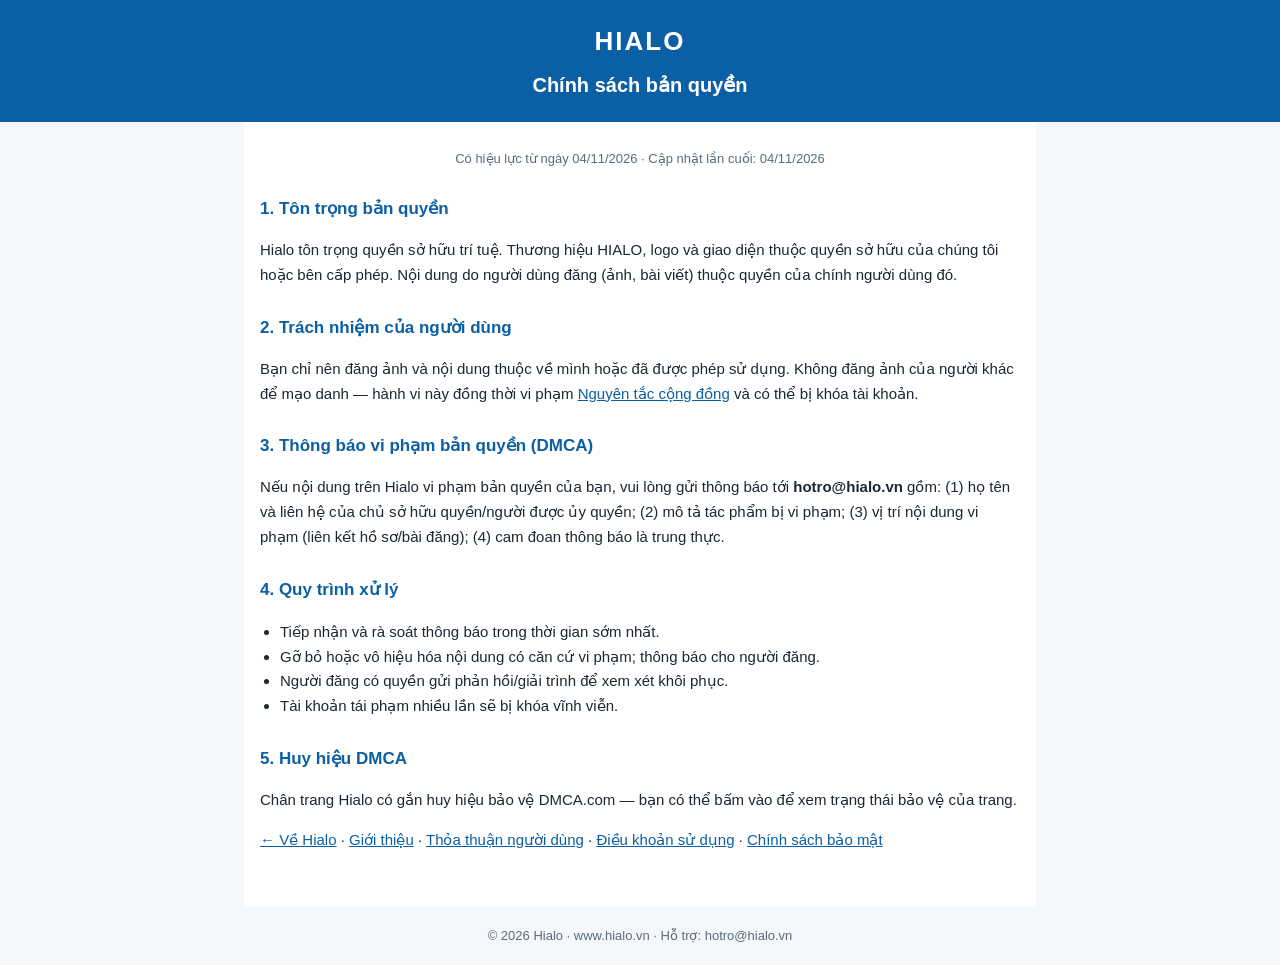
<file: chinh-sach-ban-quyen.html>
<!DOCTYPE html>
<html lang="vi">
<head>
<meta charset="utf-8">
<meta name="viewport" content="width=device-width, initial-scale=1">
<title>Chính sách bản quyền — Hialo</title>
<meta name="description" content="Chính sách bản quyền và quy trình xử lý vi phạm (DMCA) của Hialo.">
<style>
  body{font-family:-apple-system,"Segoe UI",Roboto,Arial,sans-serif;margin:0;background:#f4f7fb;color:#1c2733;line-height:1.65}
  header{background:#0b5fa5;color:#fff;padding:20px 16px;text-align:center}
  header .logo{font-size:26px;font-weight:800;letter-spacing:2px}
  header h1{font-size:20px;margin:6px 0 0;font-weight:600}
  main{max-width:760px;margin:0 auto;padding:20px 16px 40px;background:#fff}
  h2{font-size:17px;color:#0b5fa5;margin:26px 0 8px}
  p,li{font-size:15px}
  ul{padding-left:20px}
  .meta{color:#5b6b7c;font-size:13px;text-align:center;margin-top:6px}
  footer{text-align:center;color:#5b6b7c;font-size:13px;padding:18px 12px}
  a{color:#0b5fa5}
</style>
</head>
<body>
<header>
  <div class="logo">HIALO</div>
  <h1>Chính sách bản quyền</h1>
</header>
<main>
  <p class="meta">Có hiệu lực từ ngày 04/11/2026 · Cập nhật lần cuối: 04/11/2026</p>

  <h2>1. Tôn trọng bản quyền</h2>
  <p>Hialo tôn trọng quyền sở hữu trí tuệ. Thương hiệu HIALO, logo và giao diện thuộc quyền sở hữu của chúng tôi hoặc bên cấp phép. Nội dung do người dùng đăng (ảnh, bài viết) thuộc quyền của chính người dùng đó.</p>
  <h2>2. Trách nhiệm của người dùng</h2>
  <p>Bạn chỉ nên đăng ảnh và nội dung thuộc về mình hoặc đã được phép sử dụng. Không đăng ảnh của người khác để mạo danh — hành vi này đồng thời vi phạm <a href="nguyen-tac-cong-dong.html">Nguyên tắc cộng đồng</a> và có thể bị khóa tài khoản.</p>
  <h2>3. Thông báo vi phạm bản quyền (DMCA)</h2>
  <p>Nếu nội dung trên Hialo vi phạm bản quyền của bạn, vui lòng gửi thông báo tới <b>hotro@hialo.vn</b> gồm: (1) họ tên và liên hệ của chủ sở hữu quyền/người được ủy quyền; (2) mô tả tác phẩm bị vi phạm; (3) vị trí nội dung vi phạm (liên kết hồ sơ/bài đăng); (4) cam đoan thông báo là trung thực.</p>
  <h2>4. Quy trình xử lý</h2>
  <ul>
    <li>Tiếp nhận và rà soát thông báo trong thời gian sớm nhất.</li>
    <li>Gỡ bỏ hoặc vô hiệu hóa nội dung có căn cứ vi phạm; thông báo cho người đăng.</li>
    <li>Người đăng có quyền gửi phản hồi/giải trình để xem xét khôi phục.</li>
    <li>Tài khoản tái phạm nhiều lần sẽ bị khóa vĩnh viễn.</li>
  </ul>
  <h2>5. Huy hiệu DMCA</h2>
  <p>Chân trang Hialo có gắn huy hiệu bảo vệ DMCA.com — bạn có thể bấm vào để xem trạng thái bảo vệ của trang.</p>
  <p><a href="https://www.hialo.vn/">← Về Hialo</a> · <a href="gioi-thieu.html">Giới thiệu</a> · <a href="thoa-thuan-nguoi-dung.html">Thỏa thuận người dùng</a> · <a href="dieu-khoan-su-dung.html">Điều khoản sử dụng</a> · <a href="chinh-sach-bao-mat.html">Chính sách bảo mật</a></p>
</main>
<footer>© 2026 Hialo · www.hialo.vn · Hỗ trợ: hotro@hialo.vn</footer>
</body>
</html>
</file>
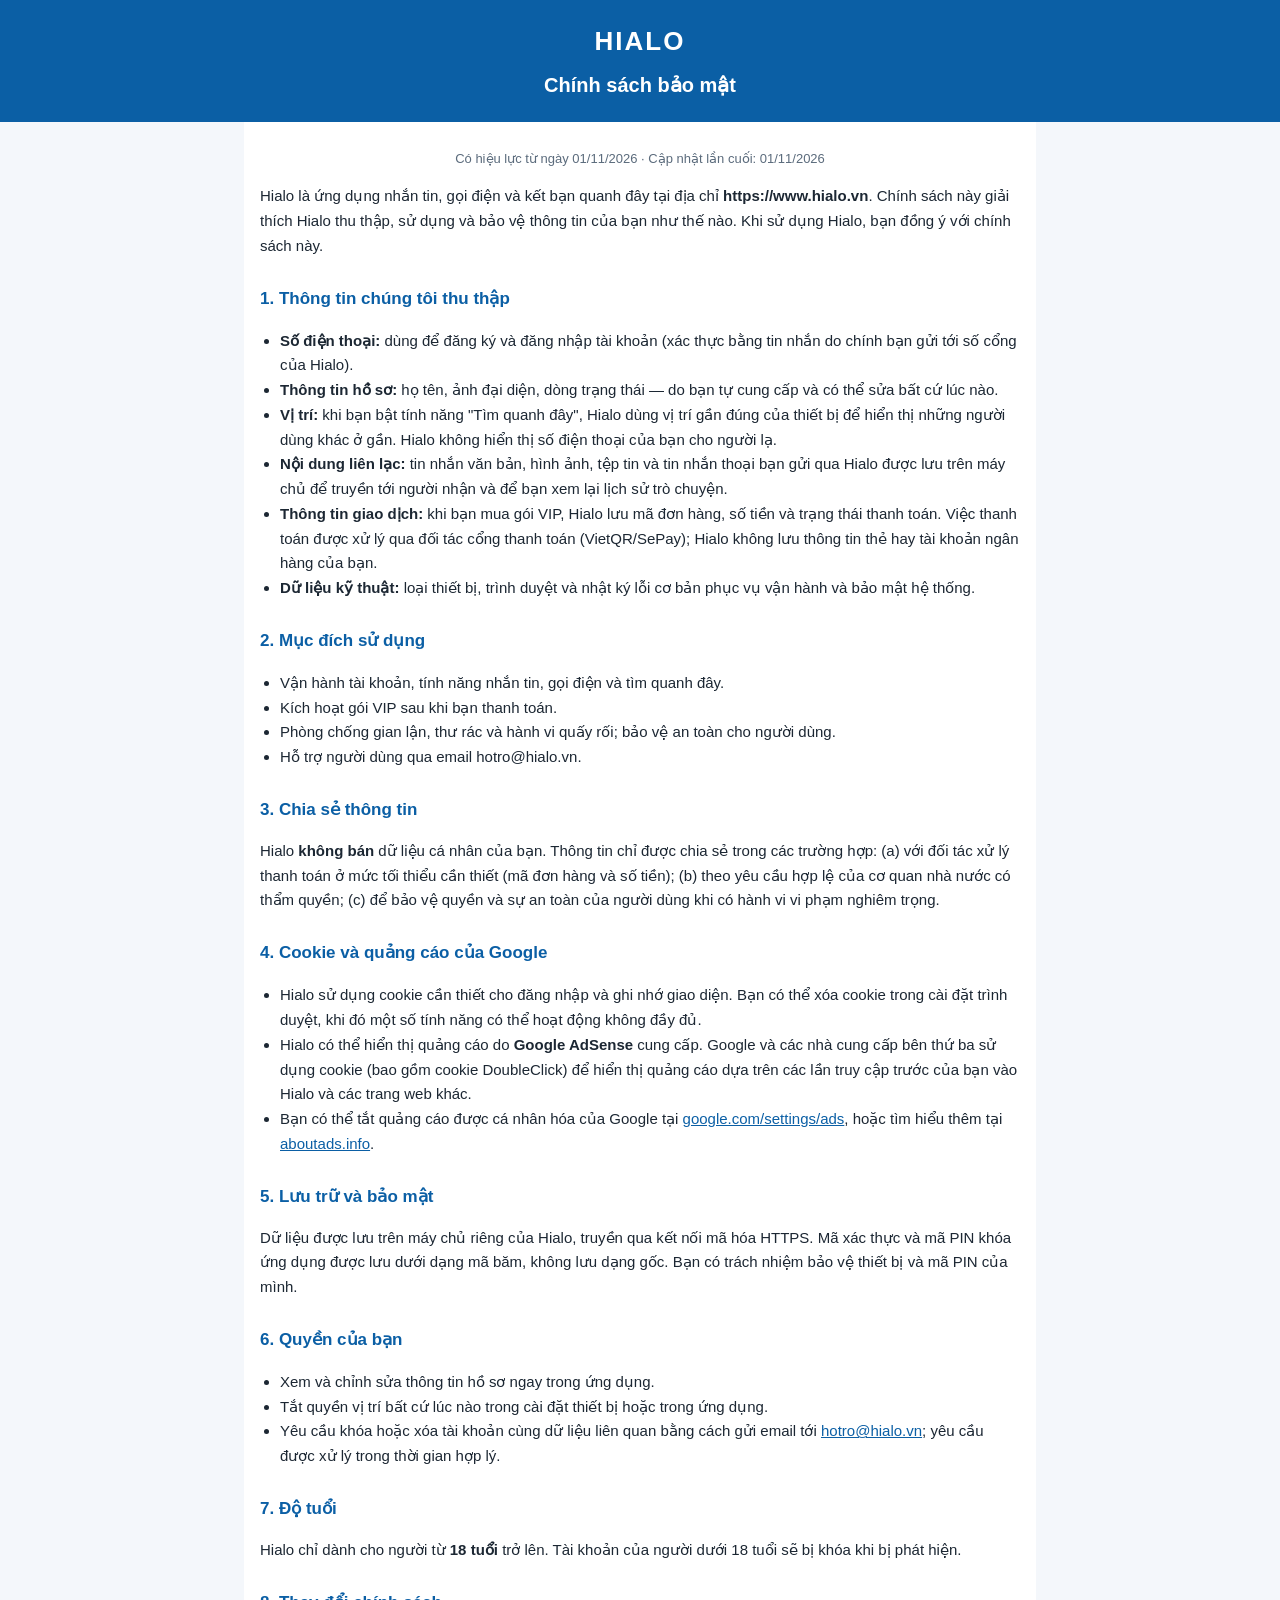
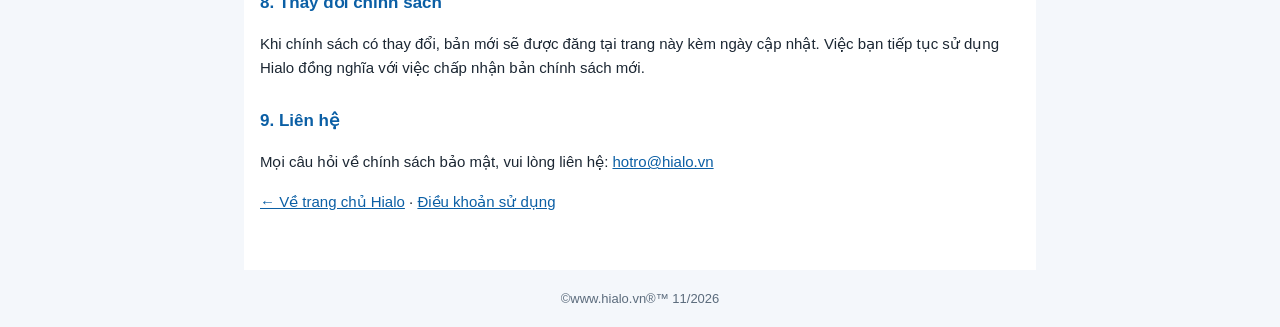
<file: chinh-sach-bao-mat.html>
<!DOCTYPE html>
<html lang="vi">
<head>
<meta charset="utf-8">
<meta name="viewport" content="width=device-width, initial-scale=1">
<title>Chính sách bảo mật — Hialo</title>
<style>
  body{font-family:-apple-system,"Segoe UI",Roboto,Arial,sans-serif;margin:0;background:#f4f7fb;color:#1c2733;line-height:1.65}
  header{background:#0b5fa5;color:#fff;padding:20px 16px;text-align:center}
  header .logo{font-size:26px;font-weight:800;letter-spacing:2px}
  header h1{font-size:20px;margin:6px 0 0;font-weight:600}
  main{max-width:760px;margin:0 auto;padding:20px 16px 40px;background:#fff}
  h2{font-size:17px;color:#0b5fa5;margin:26px 0 8px}
  p,li{font-size:15px}
  ul{padding-left:20px}
  .meta{color:#5b6b7c;font-size:13px;text-align:center;margin-top:6px}
  footer{text-align:center;color:#5b6b7c;font-size:13px;padding:18px 12px}
  a{color:#0b5fa5}
</style>
</head>
<body>
<header>
  <div class="logo">HIALO</div>
  <h1>Chính sách bảo mật</h1>
</header>
<main>
  <p class="meta">Có hiệu lực từ ngày 01/11/2026 · Cập nhật lần cuối: 01/11/2026</p>

  <p>Hialo là ứng dụng nhắn tin, gọi điện và kết bạn quanh đây tại địa chỉ <b>https://www.hialo.vn</b>. Chính sách này giải thích Hialo thu thập, sử dụng và bảo vệ thông tin của bạn như thế nào. Khi sử dụng Hialo, bạn đồng ý với chính sách này.</p>

  <h2>1. Thông tin chúng tôi thu thập</h2>
  <ul>
    <li><b>Số điện thoại:</b> dùng để đăng ký và đăng nhập tài khoản (xác thực bằng tin nhắn do chính bạn gửi tới số cổng của Hialo).</li>
    <li><b>Thông tin hồ sơ:</b> họ tên, ảnh đại diện, dòng trạng thái — do bạn tự cung cấp và có thể sửa bất cứ lúc nào.</li>
    <li><b>Vị trí:</b> khi bạn bật tính năng "Tìm quanh đây", Hialo dùng vị trí gần đúng của thiết bị để hiển thị những người dùng khác ở gần. Hialo không hiển thị số điện thoại của bạn cho người lạ.</li>
    <li><b>Nội dung liên lạc:</b> tin nhắn văn bản, hình ảnh, tệp tin và tin nhắn thoại bạn gửi qua Hialo được lưu trên máy chủ để truyền tới người nhận và để bạn xem lại lịch sử trò chuyện.</li>
    <li><b>Thông tin giao dịch:</b> khi bạn mua gói VIP, Hialo lưu mã đơn hàng, số tiền và trạng thái thanh toán. Việc thanh toán được xử lý qua đối tác cổng thanh toán (VietQR/SePay); Hialo không lưu thông tin thẻ hay tài khoản ngân hàng của bạn.</li>
    <li><b>Dữ liệu kỹ thuật:</b> loại thiết bị, trình duyệt và nhật ký lỗi cơ bản phục vụ vận hành và bảo mật hệ thống.</li>
  </ul>

  <h2>2. Mục đích sử dụng</h2>
  <ul>
    <li>Vận hành tài khoản, tính năng nhắn tin, gọi điện và tìm quanh đây.</li>
    <li>Kích hoạt gói VIP sau khi bạn thanh toán.</li>
    <li>Phòng chống gian lận, thư rác và hành vi quấy rối; bảo vệ an toàn cho người dùng.</li>
    <li>Hỗ trợ người dùng qua email hotro@hialo.vn.</li>
  </ul>

  <h2>3. Chia sẻ thông tin</h2>
  <p>Hialo <b>không bán</b> dữ liệu cá nhân của bạn. Thông tin chỉ được chia sẻ trong các trường hợp: (a) với đối tác xử lý thanh toán ở mức tối thiểu cần thiết (mã đơn hàng và số tiền); (b) theo yêu cầu hợp lệ của cơ quan nhà nước có thẩm quyền; (c) để bảo vệ quyền và sự an toàn của người dùng khi có hành vi vi phạm nghiêm trọng.</p>

  <h2>4. Cookie và quảng cáo của Google</h2>
  <ul>
    <li>Hialo sử dụng cookie cần thiết cho đăng nhập và ghi nhớ giao diện. Bạn có thể xóa cookie trong cài đặt trình duyệt, khi đó một số tính năng có thể hoạt động không đầy đủ.</li>
    <li>Hialo có thể hiển thị quảng cáo do <b>Google AdSense</b> cung cấp. Google và các nhà cung cấp bên thứ ba sử dụng cookie (bao gồm cookie DoubleClick) để hiển thị quảng cáo dựa trên các lần truy cập trước của bạn vào Hialo và các trang web khác.</li>
    <li>Bạn có thể tắt quảng cáo được cá nhân hóa của Google tại <a href="https://www.google.com/settings/ads" rel="noopener" target="_blank">google.com/settings/ads</a>, hoặc tìm hiểu thêm tại <a href="https://www.aboutads.info" rel="noopener" target="_blank">aboutads.info</a>.</li>
  </ul>

  <h2>5. Lưu trữ và bảo mật</h2>
  <p>Dữ liệu được lưu trên máy chủ riêng của Hialo, truyền qua kết nối mã hóa HTTPS. Mã xác thực và mã PIN khóa ứng dụng được lưu dưới dạng mã băm, không lưu dạng gốc. Bạn có trách nhiệm bảo vệ thiết bị và mã PIN của mình.</p>

  <h2>6. Quyền của bạn</h2>
  <ul>
    <li>Xem và chỉnh sửa thông tin hồ sơ ngay trong ứng dụng.</li>
    <li>Tắt quyền vị trí bất cứ lúc nào trong cài đặt thiết bị hoặc trong ứng dụng.</li>
    <li>Yêu cầu khóa hoặc xóa tài khoản cùng dữ liệu liên quan bằng cách gửi email tới <a href="mailto:hotro@hialo.vn">hotro@hialo.vn</a>; yêu cầu được xử lý trong thời gian hợp lý.</li>
  </ul>

  <h2>7. Độ tuổi</h2>
  <p>Hialo chỉ dành cho người từ <b>18 tuổi</b> trở lên. Tài khoản của người dưới 18 tuổi sẽ bị khóa khi bị phát hiện.</p>

  <h2>8. Thay đổi chính sách</h2>
  <p>Khi chính sách có thay đổi, bản mới sẽ được đăng tại trang này kèm ngày cập nhật. Việc bạn tiếp tục sử dụng Hialo đồng nghĩa với việc chấp nhận bản chính sách mới.</p>

  <h2>9. Liên hệ</h2>
  <p>Mọi câu hỏi về chính sách bảo mật, vui lòng liên hệ: <a href="mailto:hotro@hialo.vn">hotro@hialo.vn</a></p>

  <p><a href="https://www.hialo.vn/">← Về trang chủ Hialo</a> · <a href="dieu-khoan-su-dung.html">Điều khoản sử dụng</a></p>
</main>
<footer>©www.hialo.vn®™ 11/2026</footer>
</body>
</html>
</file>
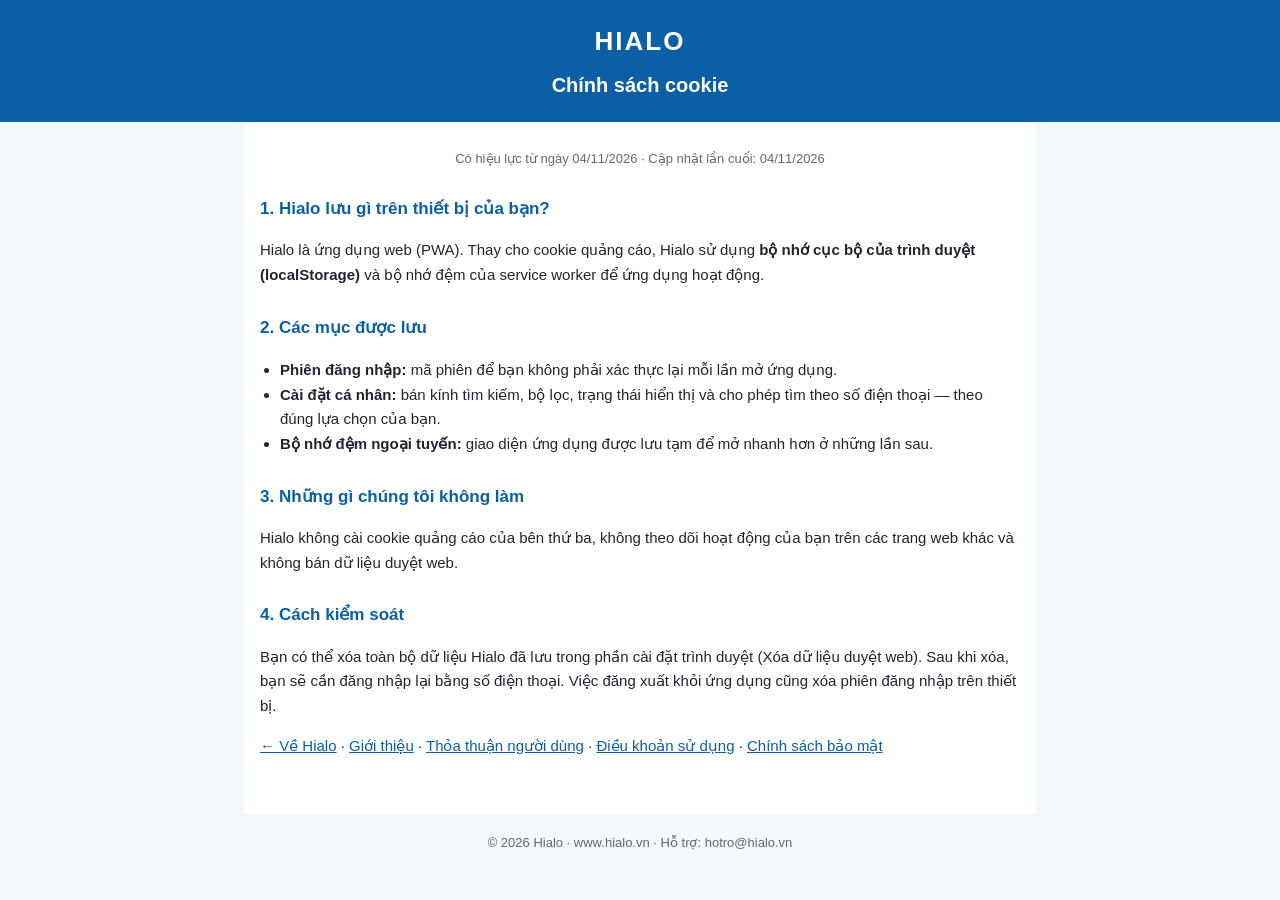
<file: chinh-sach-cookie.html>
<!DOCTYPE html>
<html lang="vi">
<head>
<meta charset="utf-8">
<meta name="viewport" content="width=device-width, initial-scale=1">
<title>Chính sách cookie — Hialo</title>
<meta name="description" content="Chính sách cookie của Hialo (hialo.vn).">
<style>
  body{font-family:-apple-system,"Segoe UI",Roboto,Arial,sans-serif;margin:0;background:#f4f7fb;color:#1c2733;line-height:1.65}
  header{background:#0b5fa5;color:#fff;padding:20px 16px;text-align:center}
  header .logo{font-size:26px;font-weight:800;letter-spacing:2px}
  header h1{font-size:20px;margin:6px 0 0;font-weight:600}
  main{max-width:760px;margin:0 auto;padding:20px 16px 40px;background:#fff}
  h2{font-size:17px;color:#0b5fa5;margin:26px 0 8px}
  p,li{font-size:15px}
  ul{padding-left:20px}
  .meta{color:#5b6b7c;font-size:13px;text-align:center;margin-top:6px}
  footer{text-align:center;color:#5b6b7c;font-size:13px;padding:18px 12px}
  a{color:#0b5fa5}
</style>
</head>
<body>
<header>
  <div class="logo">HIALO</div>
  <h1>Chính sách cookie</h1>
</header>
<main>
  <p class="meta">Có hiệu lực từ ngày 04/11/2026 · Cập nhật lần cuối: 04/11/2026</p>

  <h2>1. Hialo lưu gì trên thiết bị của bạn?</h2>
  <p>Hialo là ứng dụng web (PWA). Thay cho cookie quảng cáo, Hialo sử dụng <b>bộ nhớ cục bộ của trình duyệt (localStorage)</b> và bộ nhớ đệm của service worker để ứng dụng hoạt động.</p>
  <h2>2. Các mục được lưu</h2>
  <ul>
    <li><b>Phiên đăng nhập:</b> mã phiên để bạn không phải xác thực lại mỗi lần mở ứng dụng.</li>
    <li><b>Cài đặt cá nhân:</b> bán kính tìm kiếm, bộ lọc, trạng thái hiển thị và cho phép tìm theo số điện thoại — theo đúng lựa chọn của bạn.</li>
    <li><b>Bộ nhớ đệm ngoại tuyến:</b> giao diện ứng dụng được lưu tạm để mở nhanh hơn ở những lần sau.</li>
  </ul>
  <h2>3. Những gì chúng tôi không làm</h2>
  <p>Hialo không cài cookie quảng cáo của bên thứ ba, không theo dõi hoạt động của bạn trên các trang web khác và không bán dữ liệu duyệt web.</p>
  <h2>4. Cách kiểm soát</h2>
  <p>Bạn có thể xóa toàn bộ dữ liệu Hialo đã lưu trong phần cài đặt trình duyệt (Xóa dữ liệu duyệt web). Sau khi xóa, bạn sẽ cần đăng nhập lại bằng số điện thoại. Việc đăng xuất khỏi ứng dụng cũng xóa phiên đăng nhập trên thiết bị.</p>
  <p><a href="https://www.hialo.vn/">← Về Hialo</a> · <a href="gioi-thieu.html">Giới thiệu</a> · <a href="thoa-thuan-nguoi-dung.html">Thỏa thuận người dùng</a> · <a href="dieu-khoan-su-dung.html">Điều khoản sử dụng</a> · <a href="chinh-sach-bao-mat.html">Chính sách bảo mật</a></p>
</main>
<footer>© 2026 Hialo · www.hialo.vn · Hỗ trợ: hotro@hialo.vn</footer>
</body>
</html>
</file>
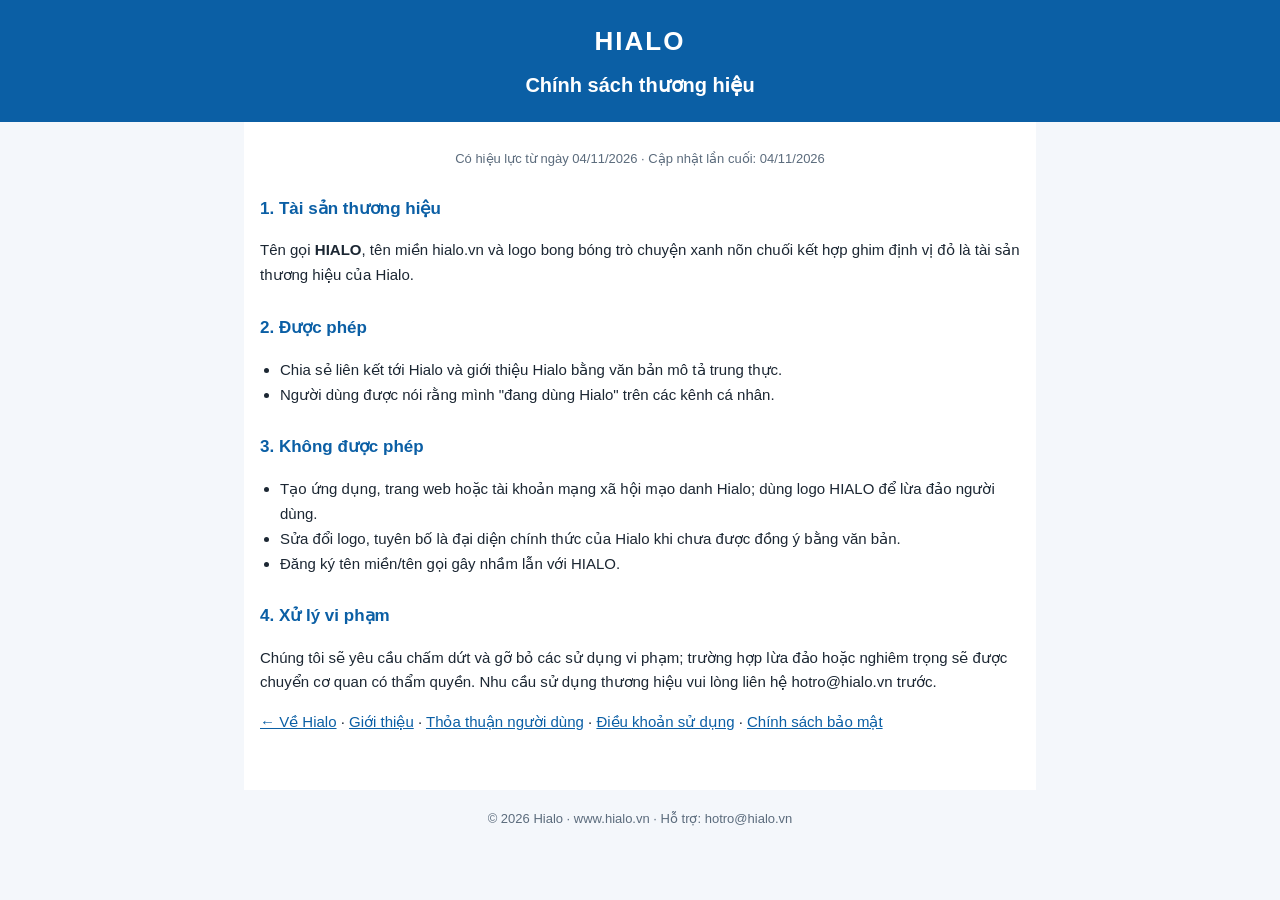
<file: chinh-sach-thuong-hieu.html>
<!DOCTYPE html>
<html lang="vi">
<head>
<meta charset="utf-8">
<meta name="viewport" content="width=device-width, initial-scale=1">
<title>Chính sách thương hiệu — Hialo</title>
<meta name="description" content="Chính sách thương hiệu HIALO: tên gọi, logo và dấu hiệu nhận diện.">
<style>
  body{font-family:-apple-system,"Segoe UI",Roboto,Arial,sans-serif;margin:0;background:#f4f7fb;color:#1c2733;line-height:1.65}
  header{background:#0b5fa5;color:#fff;padding:20px 16px;text-align:center}
  header .logo{font-size:26px;font-weight:800;letter-spacing:2px}
  header h1{font-size:20px;margin:6px 0 0;font-weight:600}
  main{max-width:760px;margin:0 auto;padding:20px 16px 40px;background:#fff}
  h2{font-size:17px;color:#0b5fa5;margin:26px 0 8px}
  p,li{font-size:15px}
  ul{padding-left:20px}
  .meta{color:#5b6b7c;font-size:13px;text-align:center;margin-top:6px}
  footer{text-align:center;color:#5b6b7c;font-size:13px;padding:18px 12px}
  a{color:#0b5fa5}
</style>
</head>
<body>
<header>
  <div class="logo">HIALO</div>
  <h1>Chính sách thương hiệu</h1>
</header>
<main>
  <p class="meta">Có hiệu lực từ ngày 04/11/2026 · Cập nhật lần cuối: 04/11/2026</p>

  <h2>1. Tài sản thương hiệu</h2>
  <p>Tên gọi <b>HIALO</b>, tên miền hialo.vn và logo bong bóng trò chuyện xanh nõn chuối kết hợp ghim định vị đỏ là tài sản thương hiệu của Hialo.</p>
  <h2>2. Được phép</h2>
  <ul>
    <li>Chia sẻ liên kết tới Hialo và giới thiệu Hialo bằng văn bản mô tả trung thực.</li>
    <li>Người dùng được nói rằng mình "đang dùng Hialo" trên các kênh cá nhân.</li>
  </ul>
  <h2>3. Không được phép</h2>
  <ul>
    <li>Tạo ứng dụng, trang web hoặc tài khoản mạng xã hội mạo danh Hialo; dùng logo HIALO để lừa đảo người dùng.</li>
    <li>Sửa đổi logo, tuyên bố là đại diện chính thức của Hialo khi chưa được đồng ý bằng văn bản.</li>
    <li>Đăng ký tên miền/tên gọi gây nhầm lẫn với HIALO.</li>
  </ul>
  <h2>4. Xử lý vi phạm</h2>
  <p>Chúng tôi sẽ yêu cầu chấm dứt và gỡ bỏ các sử dụng vi phạm; trường hợp lừa đảo hoặc nghiêm trọng sẽ được chuyển cơ quan có thẩm quyền. Nhu cầu sử dụng thương hiệu vui lòng liên hệ hotro@hialo.vn trước.</p>
  <p><a href="https://www.hialo.vn/">← Về Hialo</a> · <a href="gioi-thieu.html">Giới thiệu</a> · <a href="thoa-thuan-nguoi-dung.html">Thỏa thuận người dùng</a> · <a href="dieu-khoan-su-dung.html">Điều khoản sử dụng</a> · <a href="chinh-sach-bao-mat.html">Chính sách bảo mật</a></p>
</main>
<footer>© 2026 Hialo · www.hialo.vn · Hỗ trợ: hotro@hialo.vn</footer>
</body>
</html>
</file>
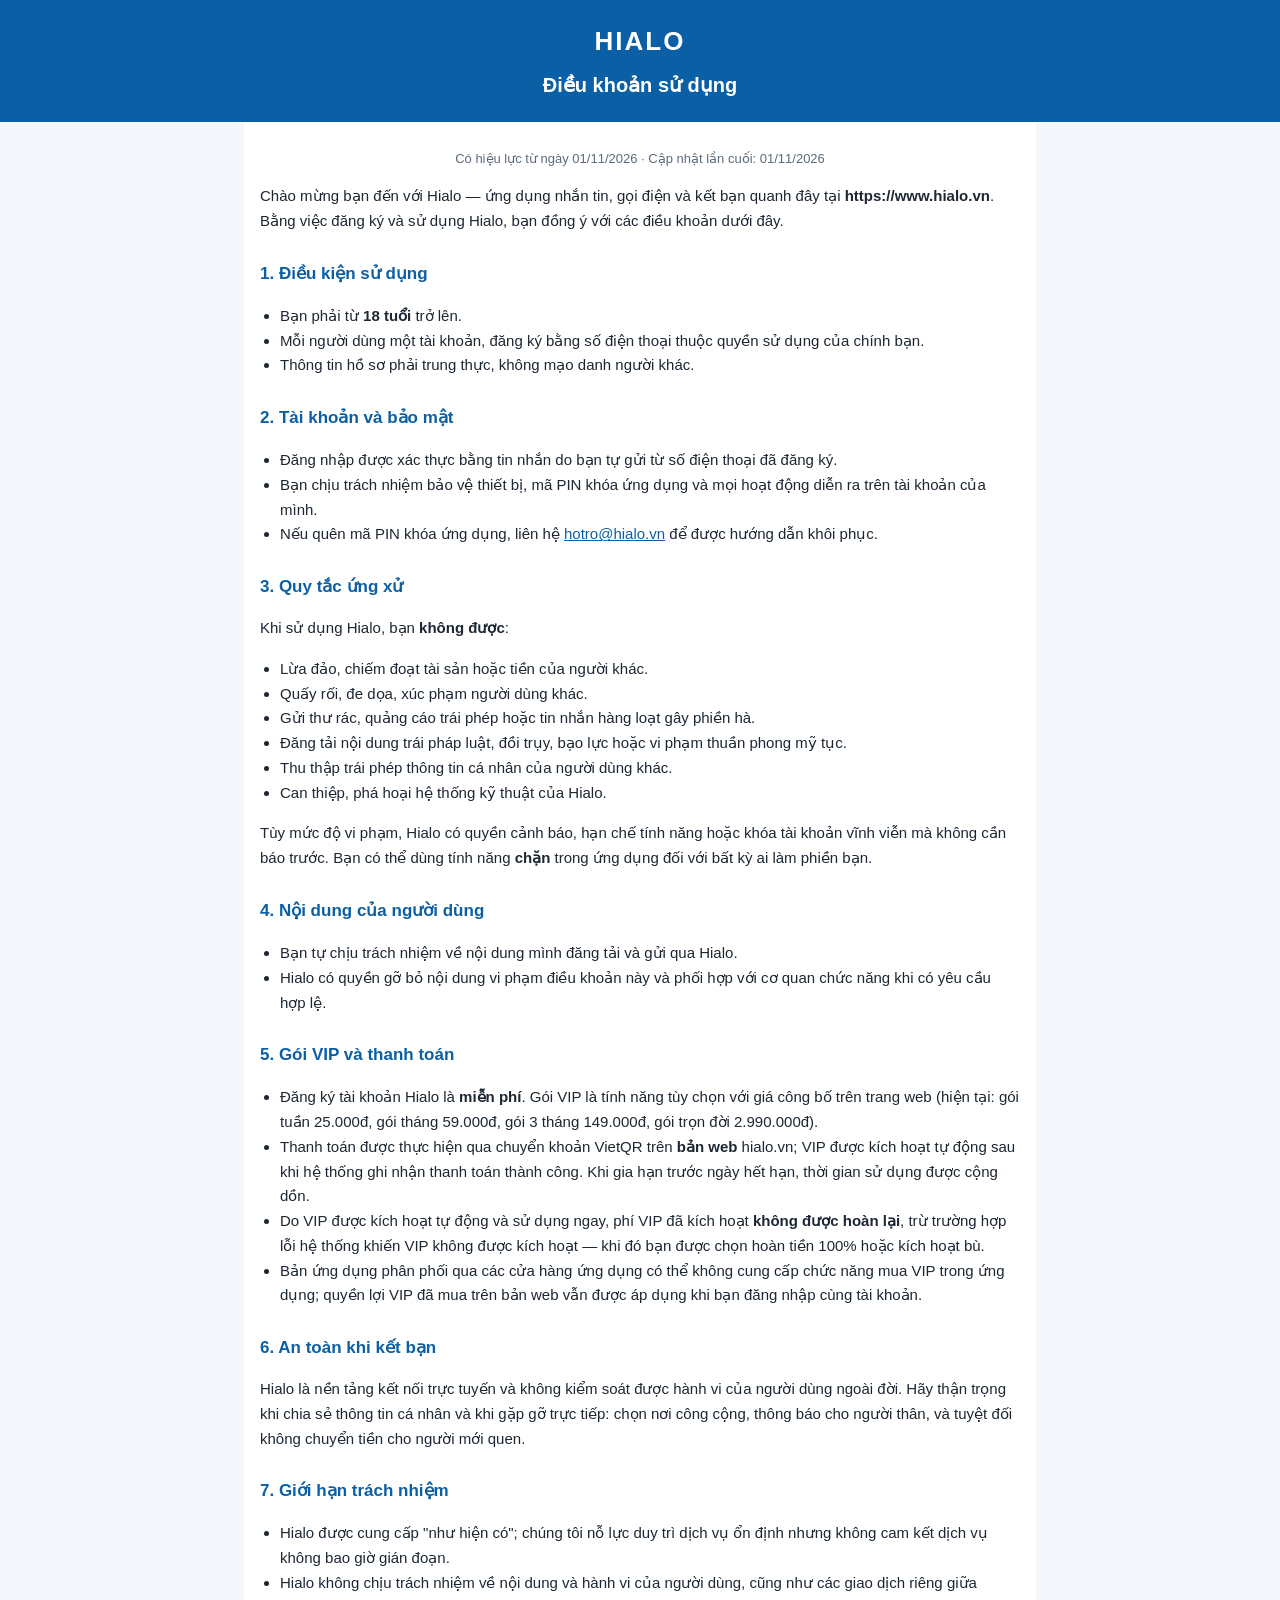
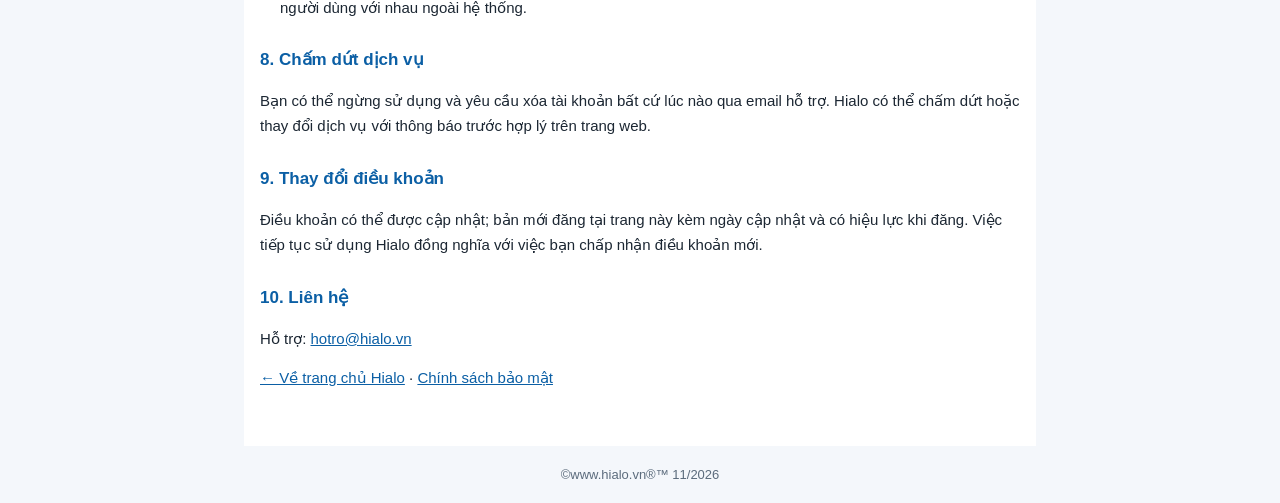
<file: dieu-khoan-su-dung.html>
<!DOCTYPE html>
<html lang="vi">
<head>
<meta charset="utf-8">
<meta name="viewport" content="width=device-width, initial-scale=1">
<title>Điều khoản sử dụng — Hialo</title>
<style>
  body{font-family:-apple-system,"Segoe UI",Roboto,Arial,sans-serif;margin:0;background:#f4f7fb;color:#1c2733;line-height:1.65}
  header{background:#0b5fa5;color:#fff;padding:20px 16px;text-align:center}
  header .logo{font-size:26px;font-weight:800;letter-spacing:2px}
  header h1{font-size:20px;margin:6px 0 0;font-weight:600}
  main{max-width:760px;margin:0 auto;padding:20px 16px 40px;background:#fff}
  h2{font-size:17px;color:#0b5fa5;margin:26px 0 8px}
  p,li{font-size:15px}
  ul{padding-left:20px}
  .meta{color:#5b6b7c;font-size:13px;text-align:center;margin-top:6px}
  footer{text-align:center;color:#5b6b7c;font-size:13px;padding:18px 12px}
  a{color:#0b5fa5}
</style>
</head>
<body>
<header>
  <div class="logo">HIALO</div>
  <h1>Điều khoản sử dụng</h1>
</header>
<main>
  <p class="meta">Có hiệu lực từ ngày 01/11/2026 · Cập nhật lần cuối: 01/11/2026</p>

  <p>Chào mừng bạn đến với Hialo — ứng dụng nhắn tin, gọi điện và kết bạn quanh đây tại <b>https://www.hialo.vn</b>. Bằng việc đăng ký và sử dụng Hialo, bạn đồng ý với các điều khoản dưới đây.</p>

  <h2>1. Điều kiện sử dụng</h2>
  <ul>
    <li>Bạn phải từ <b>18 tuổi</b> trở lên.</li>
    <li>Mỗi người dùng một tài khoản, đăng ký bằng số điện thoại thuộc quyền sử dụng của chính bạn.</li>
    <li>Thông tin hồ sơ phải trung thực, không mạo danh người khác.</li>
  </ul>

  <h2>2. Tài khoản và bảo mật</h2>
  <ul>
    <li>Đăng nhập được xác thực bằng tin nhắn do bạn tự gửi từ số điện thoại đã đăng ký.</li>
    <li>Bạn chịu trách nhiệm bảo vệ thiết bị, mã PIN khóa ứng dụng và mọi hoạt động diễn ra trên tài khoản của mình.</li>
    <li>Nếu quên mã PIN khóa ứng dụng, liên hệ <a href="mailto:hotro@hialo.vn">hotro@hialo.vn</a> để được hướng dẫn khôi phục.</li>
  </ul>

  <h2>3. Quy tắc ứng xử</h2>
  <p>Khi sử dụng Hialo, bạn <b>không được</b>:</p>
  <ul>
    <li>Lừa đảo, chiếm đoạt tài sản hoặc tiền của người khác.</li>
    <li>Quấy rối, đe dọa, xúc phạm người dùng khác.</li>
    <li>Gửi thư rác, quảng cáo trái phép hoặc tin nhắn hàng loạt gây phiền hà.</li>
    <li>Đăng tải nội dung trái pháp luật, đồi trụy, bạo lực hoặc vi phạm thuần phong mỹ tục.</li>
    <li>Thu thập trái phép thông tin cá nhân của người dùng khác.</li>
    <li>Can thiệp, phá hoại hệ thống kỹ thuật của Hialo.</li>
  </ul>
  <p>Tùy mức độ vi phạm, Hialo có quyền cảnh báo, hạn chế tính năng hoặc khóa tài khoản vĩnh viễn mà không cần báo trước. Bạn có thể dùng tính năng <b>chặn</b> trong ứng dụng đối với bất kỳ ai làm phiền bạn.</p>

  <h2>4. Nội dung của người dùng</h2>
  <ul>
    <li>Bạn tự chịu trách nhiệm về nội dung mình đăng tải và gửi qua Hialo.</li>
    <li>Hialo có quyền gỡ bỏ nội dung vi phạm điều khoản này và phối hợp với cơ quan chức năng khi có yêu cầu hợp lệ.</li>
  </ul>

  <h2>5. Gói VIP và thanh toán</h2>
  <ul>
    <li>Đăng ký tài khoản Hialo là <b>miễn phí</b>. Gói VIP là tính năng tùy chọn với giá công bố trên trang web (hiện tại: gói tuần 25.000đ, gói tháng 59.000đ, gói 3 tháng 149.000đ, gói trọn đời 2.990.000đ).</li>
    <li>Thanh toán được thực hiện qua chuyển khoản VietQR trên <b>bản web</b> hialo.vn; VIP được kích hoạt tự động sau khi hệ thống ghi nhận thanh toán thành công. Khi gia hạn trước ngày hết hạn, thời gian sử dụng được cộng dồn.</li>
    <li>Do VIP được kích hoạt tự động và sử dụng ngay, phí VIP đã kích hoạt <b>không được hoàn lại</b>, trừ trường hợp lỗi hệ thống khiến VIP không được kích hoạt — khi đó bạn được chọn hoàn tiền 100% hoặc kích hoạt bù.</li>
    <li>Bản ứng dụng phân phối qua các cửa hàng ứng dụng có thể không cung cấp chức năng mua VIP trong ứng dụng; quyền lợi VIP đã mua trên bản web vẫn được áp dụng khi bạn đăng nhập cùng tài khoản.</li>
  </ul>

  <h2>6. An toàn khi kết bạn</h2>
  <p>Hialo là nền tảng kết nối trực tuyến và không kiểm soát được hành vi của người dùng ngoài đời. Hãy thận trọng khi chia sẻ thông tin cá nhân và khi gặp gỡ trực tiếp: chọn nơi công cộng, thông báo cho người thân, và tuyệt đối không chuyển tiền cho người mới quen.</p>

  <h2>7. Giới hạn trách nhiệm</h2>
  <ul>
    <li>Hialo được cung cấp "như hiện có"; chúng tôi nỗ lực duy trì dịch vụ ổn định nhưng không cam kết dịch vụ không bao giờ gián đoạn.</li>
    <li>Hialo không chịu trách nhiệm về nội dung và hành vi của người dùng, cũng như các giao dịch riêng giữa người dùng với nhau ngoài hệ thống.</li>
  </ul>

  <h2>8. Chấm dứt dịch vụ</h2>
  <p>Bạn có thể ngừng sử dụng và yêu cầu xóa tài khoản bất cứ lúc nào qua email hỗ trợ. Hialo có thể chấm dứt hoặc thay đổi dịch vụ với thông báo trước hợp lý trên trang web.</p>

  <h2>9. Thay đổi điều khoản</h2>
  <p>Điều khoản có thể được cập nhật; bản mới đăng tại trang này kèm ngày cập nhật và có hiệu lực khi đăng. Việc tiếp tục sử dụng Hialo đồng nghĩa với việc bạn chấp nhận điều khoản mới.</p>

  <h2>10. Liên hệ</h2>
  <p>Hỗ trợ: <a href="mailto:hotro@hialo.vn">hotro@hialo.vn</a></p>

  <p><a href="https://www.hialo.vn/">← Về trang chủ Hialo</a> · <a href="chinh-sach-bao-mat.html">Chính sách bảo mật</a></p>
</main>
<footer>©www.hialo.vn®™ 11/2026</footer>
</body>
</html>
</file>
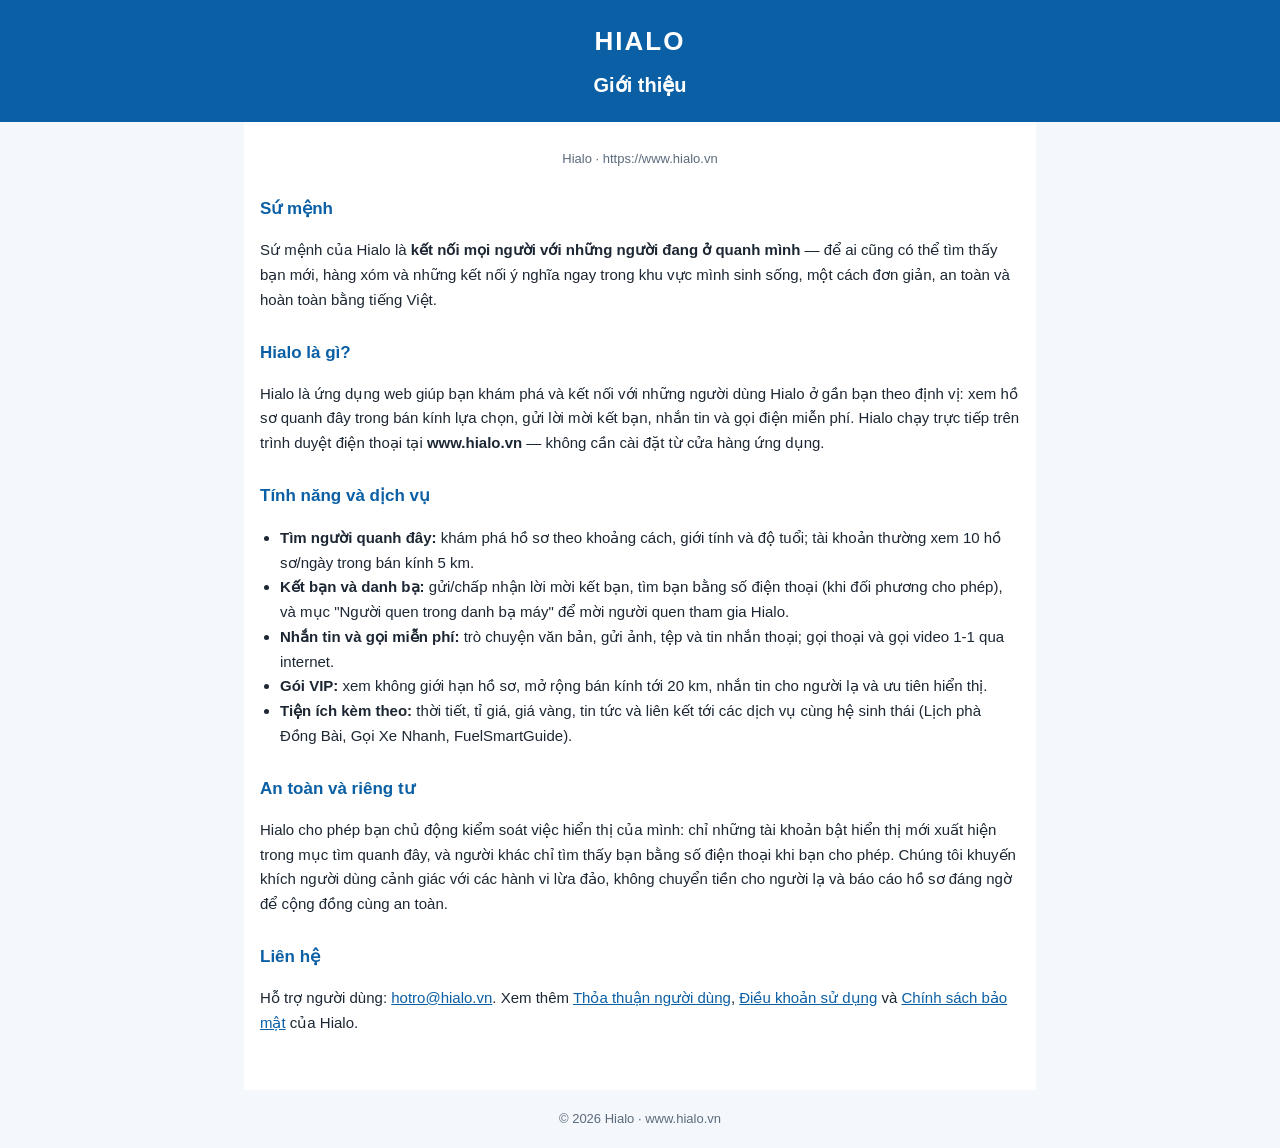
<file: gioi-thieu.html>
<!DOCTYPE html>
<html lang="vi">
<head>
<meta charset="utf-8">
<meta name="viewport" content="width=device-width, initial-scale=1">
<title>Giới thiệu — Hialo</title>
<meta name="description" content="Giới thiệu Hialo (hialo.vn) — ứng dụng tìm người quanh đây, kết bạn, nhắn tin và gọi điện miễn phí.">
<style>
  body{font-family:-apple-system,"Segoe UI",Roboto,Arial,sans-serif;margin:0;background:#f4f7fb;color:#1c2733;line-height:1.65}
  header{background:#0b5fa5;color:#fff;padding:20px 16px;text-align:center}
  header .logo{font-size:26px;font-weight:800;letter-spacing:2px}
  header h1{font-size:20px;margin:6px 0 0;font-weight:600}
  main{max-width:760px;margin:0 auto;padding:20px 16px 40px;background:#fff}
  h2{font-size:17px;color:#0b5fa5;margin:26px 0 8px}
  p,li{font-size:15px}
  ul{padding-left:20px}
  .meta{color:#5b6b7c;font-size:13px;text-align:center;margin-top:6px}
  footer{text-align:center;color:#5b6b7c;font-size:13px;padding:18px 12px}
  a{color:#0b5fa5}
</style>
</head>
<body>
<header>
  <div class="logo">HIALO</div>
  <h1>Giới thiệu</h1>
</header>
<main>
  <p class="meta">Hialo · https://www.hialo.vn</p>

  <h2>Sứ mệnh</h2>
  <p>Sứ mệnh của Hialo là <b>kết nối mọi người với những người đang ở quanh mình</b> — để ai cũng có thể tìm thấy bạn mới, hàng xóm và những kết nối ý nghĩa ngay trong khu vực mình sinh sống, một cách đơn giản, an toàn và hoàn toàn bằng tiếng Việt.</p>

  <h2>Hialo là gì?</h2>
  <p>Hialo là ứng dụng web giúp bạn khám phá và kết nối với những người dùng Hialo ở gần bạn theo định vị: xem hồ sơ quanh đây trong bán kính lựa chọn, gửi lời mời kết bạn, nhắn tin và gọi điện miễn phí. Hialo chạy trực tiếp trên trình duyệt điện thoại tại <b>www.hialo.vn</b> — không cần cài đặt từ cửa hàng ứng dụng.</p>

  <h2>Tính năng và dịch vụ</h2>
  <ul>
    <li><b>Tìm người quanh đây:</b> khám phá hồ sơ theo khoảng cách, giới tính và độ tuổi; tài khoản thường xem 10 hồ sơ/ngày trong bán kính 5 km.</li>
    <li><b>Kết bạn và danh bạ:</b> gửi/chấp nhận lời mời kết bạn, tìm bạn bằng số điện thoại (khi đối phương cho phép), và mục "Người quen trong danh bạ máy" để mời người quen tham gia Hialo.</li>
    <li><b>Nhắn tin và gọi miễn phí:</b> trò chuyện văn bản, gửi ảnh, tệp và tin nhắn thoại; gọi thoại và gọi video 1-1 qua internet.</li>
    <li><b>Gói VIP:</b> xem không giới hạn hồ sơ, mở rộng bán kính tới 20 km, nhắn tin cho người lạ và ưu tiên hiển thị.</li>
    <li><b>Tiện ích kèm theo:</b> thời tiết, tỉ giá, giá vàng, tin tức và liên kết tới các dịch vụ cùng hệ sinh thái (Lịch phà Đồng Bài, Gọi Xe Nhanh, FuelSmartGuide).</li>
  </ul>

  <h2>An toàn và riêng tư</h2>
  <p>Hialo cho phép bạn chủ động kiểm soát việc hiển thị của mình: chỉ những tài khoản bật hiển thị mới xuất hiện trong mục tìm quanh đây, và người khác chỉ tìm thấy bạn bằng số điện thoại khi bạn cho phép. Chúng tôi khuyến khích người dùng cảnh giác với các hành vi lừa đảo, không chuyển tiền cho người lạ và báo cáo hồ sơ đáng ngờ để cộng đồng cùng an toàn.</p>

  <h2>Liên hệ</h2>
  <p>Hỗ trợ người dùng: <a href="mailto:hotro@hialo.vn">hotro@hialo.vn</a>. Xem thêm <a href="thoa-thuan-nguoi-dung.html">Thỏa thuận người dùng</a>, <a href="dieu-khoan-su-dung.html">Điều khoản sử dụng</a> và <a href="chinh-sach-bao-mat.html">Chính sách bảo mật</a> của Hialo.</p>
</main>
<footer>© 2026 Hialo · www.hialo.vn</footer>
</body>
</html>
</file>
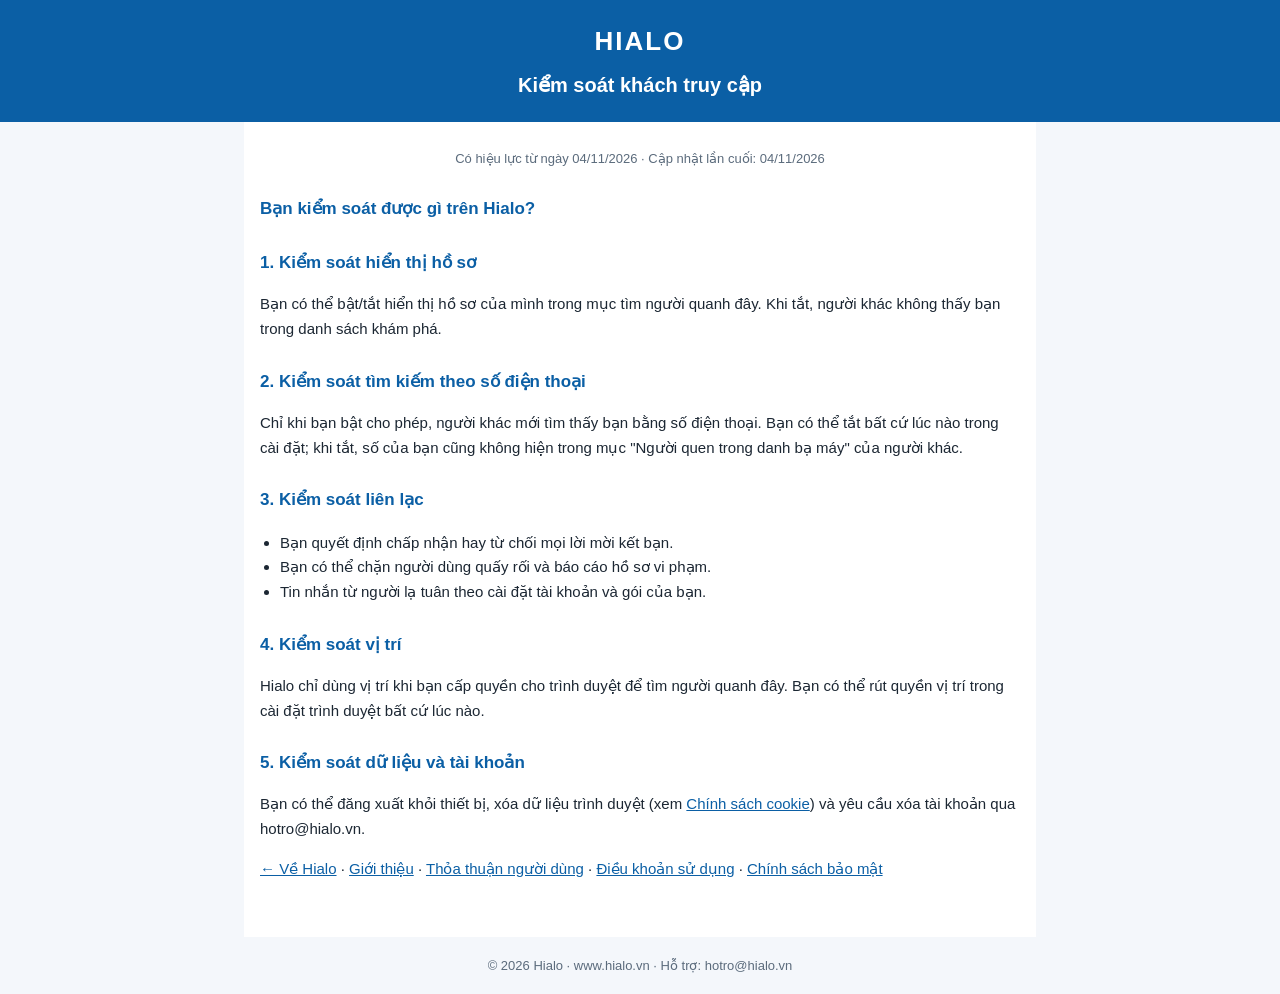
<file: kiem-soat-khach.html>
<!DOCTYPE html>
<html lang="vi">
<head>
<meta charset="utf-8">
<meta name="viewport" content="width=device-width, initial-scale=1">
<title>Kiểm soát khách truy cập — Hialo</title>
<meta name="description" content="Các quyền kiểm soát dành cho khách và thành viên Hialo.">
<style>
  body{font-family:-apple-system,"Segoe UI",Roboto,Arial,sans-serif;margin:0;background:#f4f7fb;color:#1c2733;line-height:1.65}
  header{background:#0b5fa5;color:#fff;padding:20px 16px;text-align:center}
  header .logo{font-size:26px;font-weight:800;letter-spacing:2px}
  header h1{font-size:20px;margin:6px 0 0;font-weight:600}
  main{max-width:760px;margin:0 auto;padding:20px 16px 40px;background:#fff}
  h2{font-size:17px;color:#0b5fa5;margin:26px 0 8px}
  p,li{font-size:15px}
  ul{padding-left:20px}
  .meta{color:#5b6b7c;font-size:13px;text-align:center;margin-top:6px}
  footer{text-align:center;color:#5b6b7c;font-size:13px;padding:18px 12px}
  a{color:#0b5fa5}
</style>
</head>
<body>
<header>
  <div class="logo">HIALO</div>
  <h1>Kiểm soát khách truy cập</h1>
</header>
<main>
  <p class="meta">Có hiệu lực từ ngày 04/11/2026 · Cập nhật lần cuối: 04/11/2026</p>

  <h2>Bạn kiểm soát được gì trên Hialo?</h2>
  <h2>1. Kiểm soát hiển thị hồ sơ</h2>
  <p>Bạn có thể bật/tắt hiển thị hồ sơ của mình trong mục tìm người quanh đây. Khi tắt, người khác không thấy bạn trong danh sách khám phá.</p>
  <h2>2. Kiểm soát tìm kiếm theo số điện thoại</h2>
  <p>Chỉ khi bạn bật cho phép, người khác mới tìm thấy bạn bằng số điện thoại. Bạn có thể tắt bất cứ lúc nào trong cài đặt; khi tắt, số của bạn cũng không hiện trong mục "Người quen trong danh bạ máy" của người khác.</p>
  <h2>3. Kiểm soát liên lạc</h2>
  <ul>
    <li>Bạn quyết định chấp nhận hay từ chối mọi lời mời kết bạn.</li>
    <li>Bạn có thể chặn người dùng quấy rối và báo cáo hồ sơ vi phạm.</li>
    <li>Tin nhắn từ người lạ tuân theo cài đặt tài khoản và gói của bạn.</li>
  </ul>
  <h2>4. Kiểm soát vị trí</h2>
  <p>Hialo chỉ dùng vị trí khi bạn cấp quyền cho trình duyệt để tìm người quanh đây. Bạn có thể rút quyền vị trí trong cài đặt trình duyệt bất cứ lúc nào.</p>
  <h2>5. Kiểm soát dữ liệu và tài khoản</h2>
  <p>Bạn có thể đăng xuất khỏi thiết bị, xóa dữ liệu trình duyệt (xem <a href="chinh-sach-cookie.html">Chính sách cookie</a>) và yêu cầu xóa tài khoản qua hotro@hialo.vn.</p>
  <p><a href="https://www.hialo.vn/">← Về Hialo</a> · <a href="gioi-thieu.html">Giới thiệu</a> · <a href="thoa-thuan-nguoi-dung.html">Thỏa thuận người dùng</a> · <a href="dieu-khoan-su-dung.html">Điều khoản sử dụng</a> · <a href="chinh-sach-bao-mat.html">Chính sách bảo mật</a></p>
</main>
<footer>© 2026 Hialo · www.hialo.vn · Hỗ trợ: hotro@hialo.vn</footer>
</body>
</html>
</file>
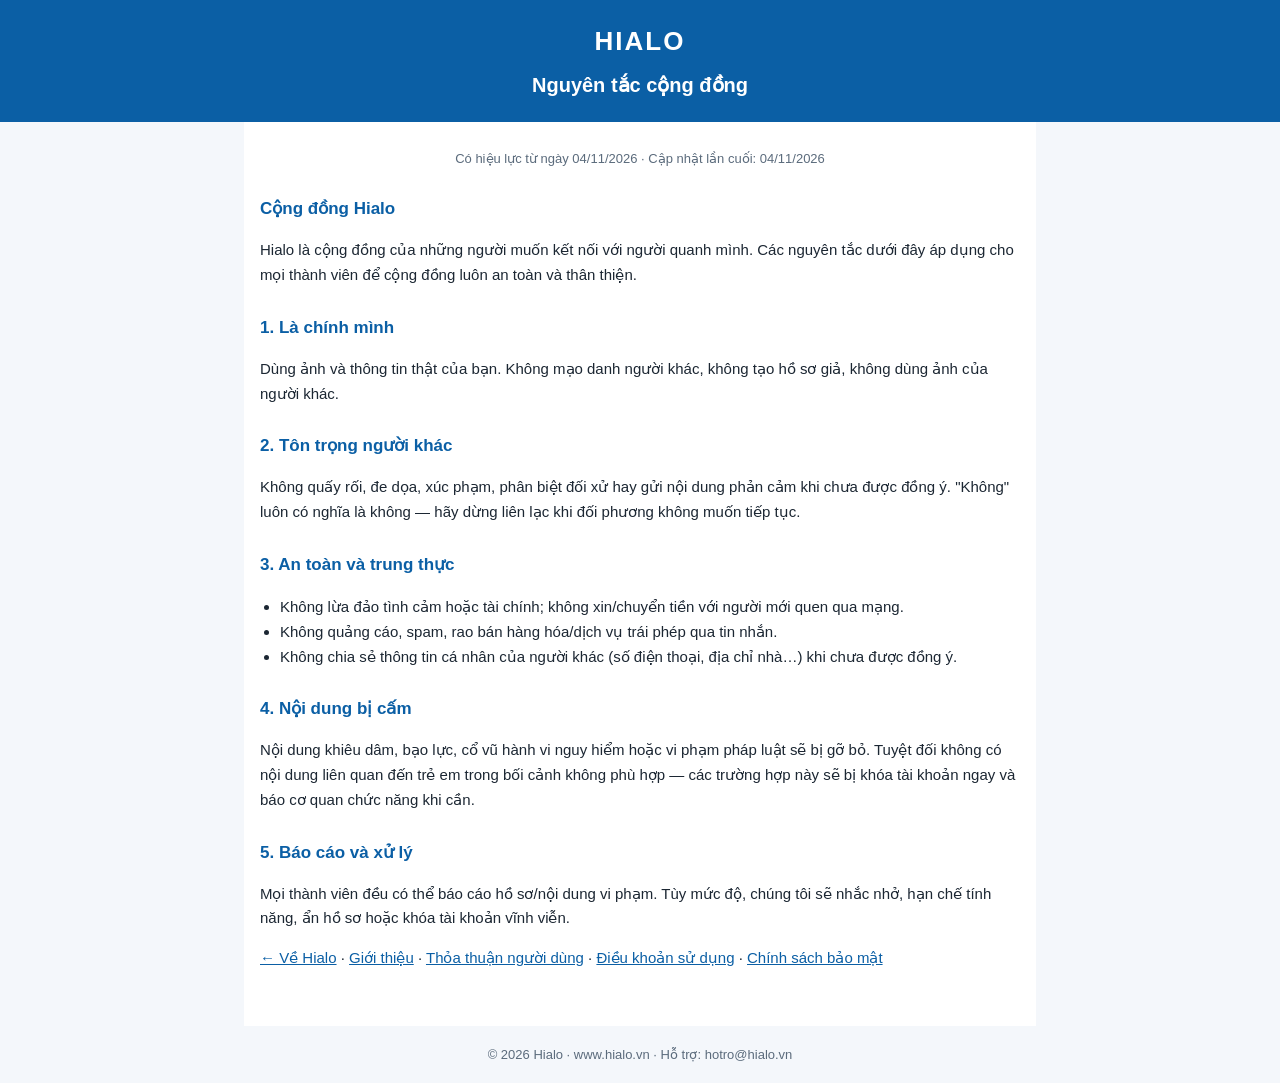
<file: nguyen-tac-cong-dong.html>
<!DOCTYPE html>
<html lang="vi">
<head>
<meta charset="utf-8">
<meta name="viewport" content="width=device-width, initial-scale=1">
<title>Nguyên tắc cộng đồng — Hialo</title>
<meta name="description" content="Nguyên tắc cộng đồng Hialo — xây dựng cộng đồng kết bạn an toàn, văn minh.">
<style>
  body{font-family:-apple-system,"Segoe UI",Roboto,Arial,sans-serif;margin:0;background:#f4f7fb;color:#1c2733;line-height:1.65}
  header{background:#0b5fa5;color:#fff;padding:20px 16px;text-align:center}
  header .logo{font-size:26px;font-weight:800;letter-spacing:2px}
  header h1{font-size:20px;margin:6px 0 0;font-weight:600}
  main{max-width:760px;margin:0 auto;padding:20px 16px 40px;background:#fff}
  h2{font-size:17px;color:#0b5fa5;margin:26px 0 8px}
  p,li{font-size:15px}
  ul{padding-left:20px}
  .meta{color:#5b6b7c;font-size:13px;text-align:center;margin-top:6px}
  footer{text-align:center;color:#5b6b7c;font-size:13px;padding:18px 12px}
  a{color:#0b5fa5}
</style>
</head>
<body>
<header>
  <div class="logo">HIALO</div>
  <h1>Nguyên tắc cộng đồng</h1>
</header>
<main>
  <p class="meta">Có hiệu lực từ ngày 04/11/2026 · Cập nhật lần cuối: 04/11/2026</p>

  <h2>Cộng đồng Hialo</h2>
  <p>Hialo là cộng đồng của những người muốn kết nối với người quanh mình. Các nguyên tắc dưới đây áp dụng cho mọi thành viên để cộng đồng luôn an toàn và thân thiện.</p>
  <h2>1. Là chính mình</h2>
  <p>Dùng ảnh và thông tin thật của bạn. Không mạo danh người khác, không tạo hồ sơ giả, không dùng ảnh của người khác.</p>
  <h2>2. Tôn trọng người khác</h2>
  <p>Không quấy rối, đe dọa, xúc phạm, phân biệt đối xử hay gửi nội dung phản cảm khi chưa được đồng ý. "Không" luôn có nghĩa là không — hãy dừng liên lạc khi đối phương không muốn tiếp tục.</p>
  <h2>3. An toàn và trung thực</h2>
  <ul>
    <li>Không lừa đảo tình cảm hoặc tài chính; không xin/chuyển tiền với người mới quen qua mạng.</li>
    <li>Không quảng cáo, spam, rao bán hàng hóa/dịch vụ trái phép qua tin nhắn.</li>
    <li>Không chia sẻ thông tin cá nhân của người khác (số điện thoại, địa chỉ nhà…) khi chưa được đồng ý.</li>
  </ul>
  <h2>4. Nội dung bị cấm</h2>
  <p>Nội dung khiêu dâm, bạo lực, cổ vũ hành vi nguy hiểm hoặc vi phạm pháp luật sẽ bị gỡ bỏ. Tuyệt đối không có nội dung liên quan đến trẻ em trong bối cảnh không phù hợp — các trường hợp này sẽ bị khóa tài khoản ngay và báo cơ quan chức năng khi cần.</p>
  <h2>5. Báo cáo và xử lý</h2>
  <p>Mọi thành viên đều có thể báo cáo hồ sơ/nội dung vi phạm. Tùy mức độ, chúng tôi sẽ nhắc nhở, hạn chế tính năng, ẩn hồ sơ hoặc khóa tài khoản vĩnh viễn.</p>
  <p><a href="https://www.hialo.vn/">← Về Hialo</a> · <a href="gioi-thieu.html">Giới thiệu</a> · <a href="thoa-thuan-nguoi-dung.html">Thỏa thuận người dùng</a> · <a href="dieu-khoan-su-dung.html">Điều khoản sử dụng</a> · <a href="chinh-sach-bao-mat.html">Chính sách bảo mật</a></p>
</main>
<footer>© 2026 Hialo · www.hialo.vn · Hỗ trợ: hotro@hialo.vn</footer>
</body>
</html>
</file>
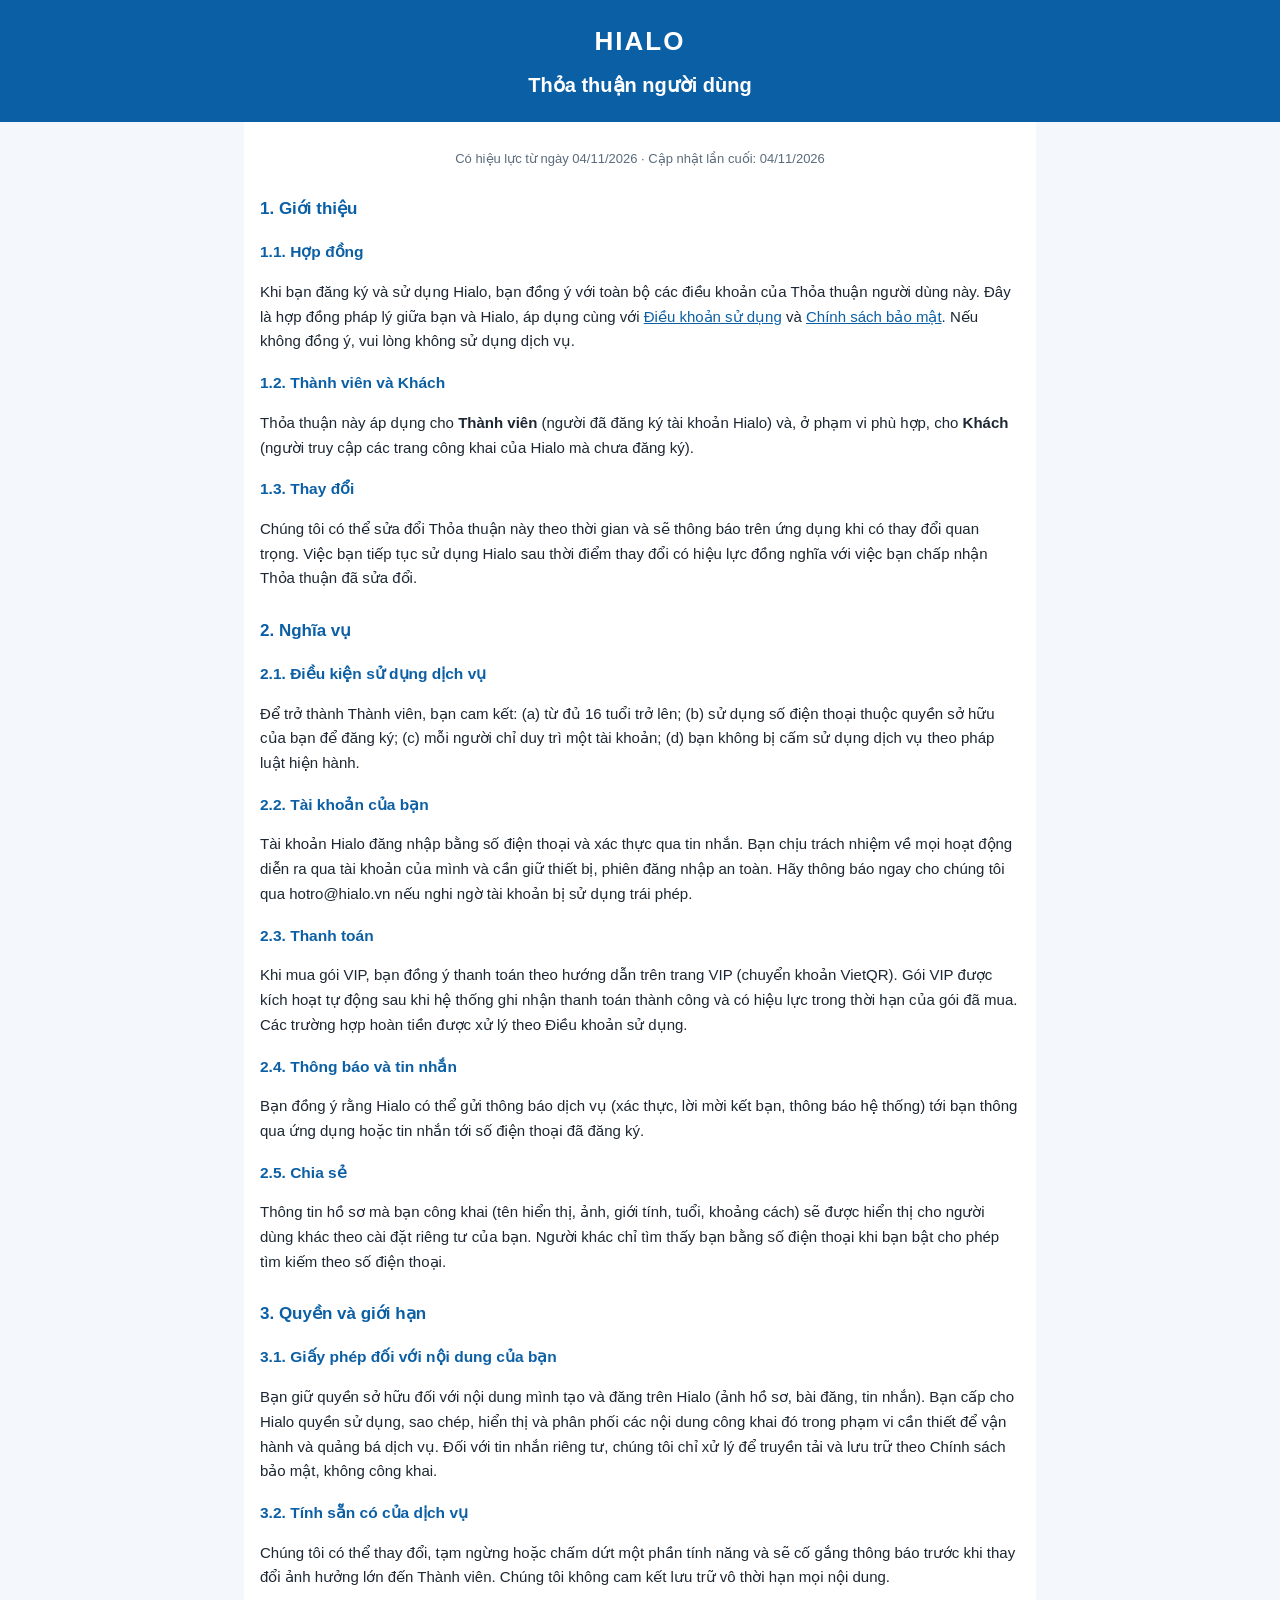
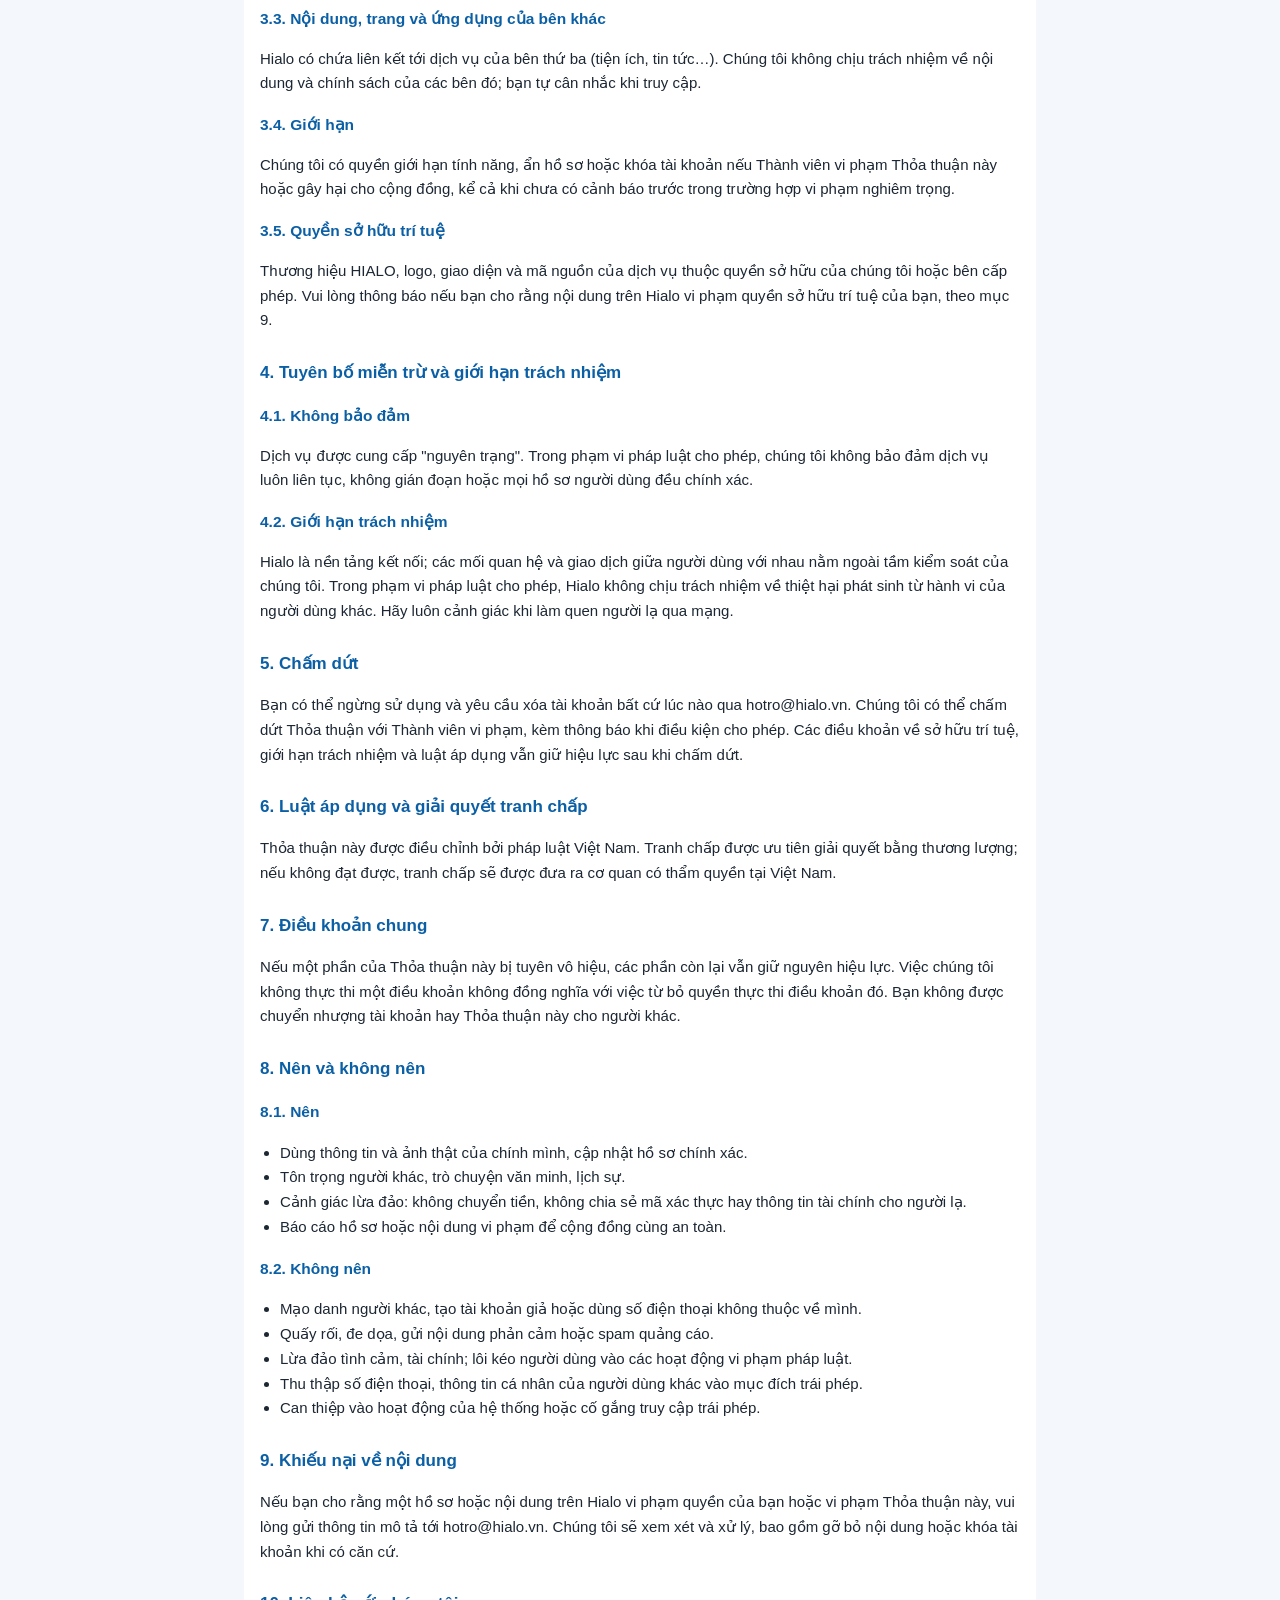
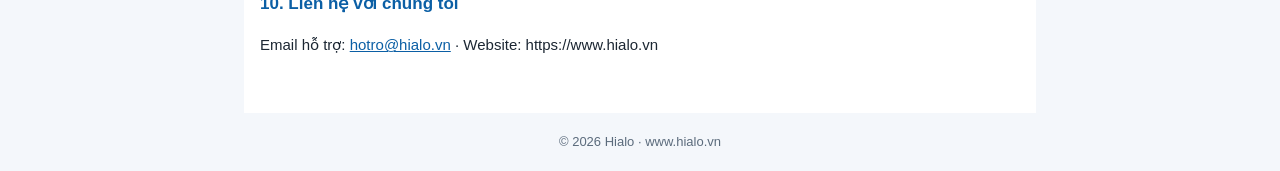
<file: thoa-thuan-nguoi-dung.html>
<!DOCTYPE html>
<html lang="vi">
<head>
<meta charset="utf-8">
<meta name="viewport" content="width=device-width, initial-scale=1">
<title>Thỏa thuận người dùng — Hialo</title>
<meta name="description" content="Thỏa thuận người dùng của Hialo (hialo.vn) — hợp đồng giữa thành viên và Hialo, xây dựng theo cấu trúc thỏa thuận người dùng của LinkedIn.">
<style>
  body{font-family:-apple-system,"Segoe UI",Roboto,Arial,sans-serif;margin:0;background:#f4f7fb;color:#1c2733;line-height:1.65}
  header{background:#0b5fa5;color:#fff;padding:20px 16px;text-align:center}
  header .logo{font-size:26px;font-weight:800;letter-spacing:2px}
  header h1{font-size:20px;margin:6px 0 0;font-weight:600}
  main{max-width:760px;margin:0 auto;padding:20px 16px 40px;background:#fff}
  h2{font-size:17px;color:#0b5fa5;margin:26px 0 8px}
  h3{font-size:15.5px;color:#0b5fa5;margin:16px 0 6px}
  p,li{font-size:15px}
  ul{padding-left:20px}
  .meta{color:#5b6b7c;font-size:13px;text-align:center;margin-top:6px}
  footer{text-align:center;color:#5b6b7c;font-size:13px;padding:18px 12px}
  a{color:#0b5fa5}
</style>
</head>
<body>
<header>
  <div class="logo">HIALO</div>
  <h1>Thỏa thuận người dùng</h1>
</header>
<main>
  <p class="meta">Có hiệu lực từ ngày 04/11/2026 · Cập nhật lần cuối: 04/11/2026</p>

  <h2>1. Giới thiệu</h2>
  <h3>1.1. Hợp đồng</h3>
  <p>Khi bạn đăng ký và sử dụng Hialo, bạn đồng ý với toàn bộ các điều khoản của Thỏa thuận người dùng này. Đây là hợp đồng pháp lý giữa bạn và Hialo, áp dụng cùng với <a href="dieu-khoan-su-dung.html">Điều khoản sử dụng</a> và <a href="chinh-sach-bao-mat.html">Chính sách bảo mật</a>. Nếu không đồng ý, vui lòng không sử dụng dịch vụ.</p>
  <h3>1.2. Thành viên và Khách</h3>
  <p>Thỏa thuận này áp dụng cho <b>Thành viên</b> (người đã đăng ký tài khoản Hialo) và, ở phạm vi phù hợp, cho <b>Khách</b> (người truy cập các trang công khai của Hialo mà chưa đăng ký).</p>
  <h3>1.3. Thay đổi</h3>
  <p>Chúng tôi có thể sửa đổi Thỏa thuận này theo thời gian và sẽ thông báo trên ứng dụng khi có thay đổi quan trọng. Việc bạn tiếp tục sử dụng Hialo sau thời điểm thay đổi có hiệu lực đồng nghĩa với việc bạn chấp nhận Thỏa thuận đã sửa đổi.</p>

  <h2>2. Nghĩa vụ</h2>
  <h3>2.1. Điều kiện sử dụng dịch vụ</h3>
  <p>Để trở thành Thành viên, bạn cam kết: (a) từ đủ 16 tuổi trở lên; (b) sử dụng số điện thoại thuộc quyền sở hữu của bạn để đăng ký; (c) mỗi người chỉ duy trì một tài khoản; (d) bạn không bị cấm sử dụng dịch vụ theo pháp luật hiện hành.</p>
  <h3>2.2. Tài khoản của bạn</h3>
  <p>Tài khoản Hialo đăng nhập bằng số điện thoại và xác thực qua tin nhắn. Bạn chịu trách nhiệm về mọi hoạt động diễn ra qua tài khoản của mình và cần giữ thiết bị, phiên đăng nhập an toàn. Hãy thông báo ngay cho chúng tôi qua hotro@hialo.vn nếu nghi ngờ tài khoản bị sử dụng trái phép.</p>
  <h3>2.3. Thanh toán</h3>
  <p>Khi mua gói VIP, bạn đồng ý thanh toán theo hướng dẫn trên trang VIP (chuyển khoản VietQR). Gói VIP được kích hoạt tự động sau khi hệ thống ghi nhận thanh toán thành công và có hiệu lực trong thời hạn của gói đã mua. Các trường hợp hoàn tiền được xử lý theo Điều khoản sử dụng.</p>
  <h3>2.4. Thông báo và tin nhắn</h3>
  <p>Bạn đồng ý rằng Hialo có thể gửi thông báo dịch vụ (xác thực, lời mời kết bạn, thông báo hệ thống) tới bạn thông qua ứng dụng hoặc tin nhắn tới số điện thoại đã đăng ký.</p>
  <h3>2.5. Chia sẻ</h3>
  <p>Thông tin hồ sơ mà bạn công khai (tên hiển thị, ảnh, giới tính, tuổi, khoảng cách) sẽ được hiển thị cho người dùng khác theo cài đặt riêng tư của bạn. Người khác chỉ tìm thấy bạn bằng số điện thoại khi bạn bật cho phép tìm kiếm theo số điện thoại.</p>

  <h2>3. Quyền và giới hạn</h2>
  <h3>3.1. Giấy phép đối với nội dung của bạn</h3>
  <p>Bạn giữ quyền sở hữu đối với nội dung mình tạo và đăng trên Hialo (ảnh hồ sơ, bài đăng, tin nhắn). Bạn cấp cho Hialo quyền sử dụng, sao chép, hiển thị và phân phối các nội dung công khai đó trong phạm vi cần thiết để vận hành và quảng bá dịch vụ. Đối với tin nhắn riêng tư, chúng tôi chỉ xử lý để truyền tải và lưu trữ theo Chính sách bảo mật, không công khai.</p>
  <h3>3.2. Tính sẵn có của dịch vụ</h3>
  <p>Chúng tôi có thể thay đổi, tạm ngừng hoặc chấm dứt một phần tính năng và sẽ cố gắng thông báo trước khi thay đổi ảnh hưởng lớn đến Thành viên. Chúng tôi không cam kết lưu trữ vô thời hạn mọi nội dung.</p>
  <h3>3.3. Nội dung, trang và ứng dụng của bên khác</h3>
  <p>Hialo có chứa liên kết tới dịch vụ của bên thứ ba (tiện ích, tin tức…). Chúng tôi không chịu trách nhiệm về nội dung và chính sách của các bên đó; bạn tự cân nhắc khi truy cập.</p>
  <h3>3.4. Giới hạn</h3>
  <p>Chúng tôi có quyền giới hạn tính năng, ẩn hồ sơ hoặc khóa tài khoản nếu Thành viên vi phạm Thỏa thuận này hoặc gây hại cho cộng đồng, kể cả khi chưa có cảnh báo trước trong trường hợp vi phạm nghiêm trọng.</p>
  <h3>3.5. Quyền sở hữu trí tuệ</h3>
  <p>Thương hiệu HIALO, logo, giao diện và mã nguồn của dịch vụ thuộc quyền sở hữu của chúng tôi hoặc bên cấp phép. Vui lòng thông báo nếu bạn cho rằng nội dung trên Hialo vi phạm quyền sở hữu trí tuệ của bạn, theo mục 9.</p>

  <h2>4. Tuyên bố miễn trừ và giới hạn trách nhiệm</h2>
  <h3>4.1. Không bảo đảm</h3>
  <p>Dịch vụ được cung cấp "nguyên trạng". Trong phạm vi pháp luật cho phép, chúng tôi không bảo đảm dịch vụ luôn liên tục, không gián đoạn hoặc mọi hồ sơ người dùng đều chính xác.</p>
  <h3>4.2. Giới hạn trách nhiệm</h3>
  <p>Hialo là nền tảng kết nối; các mối quan hệ và giao dịch giữa người dùng với nhau nằm ngoài tầm kiểm soát của chúng tôi. Trong phạm vi pháp luật cho phép, Hialo không chịu trách nhiệm về thiệt hại phát sinh từ hành vi của người dùng khác. Hãy luôn cảnh giác khi làm quen người lạ qua mạng.</p>

  <h2>5. Chấm dứt</h2>
  <p>Bạn có thể ngừng sử dụng và yêu cầu xóa tài khoản bất cứ lúc nào qua hotro@hialo.vn. Chúng tôi có thể chấm dứt Thỏa thuận với Thành viên vi phạm, kèm thông báo khi điều kiện cho phép. Các điều khoản về sở hữu trí tuệ, giới hạn trách nhiệm và luật áp dụng vẫn giữ hiệu lực sau khi chấm dứt.</p>

  <h2>6. Luật áp dụng và giải quyết tranh chấp</h2>
  <p>Thỏa thuận này được điều chỉnh bởi pháp luật Việt Nam. Tranh chấp được ưu tiên giải quyết bằng thương lượng; nếu không đạt được, tranh chấp sẽ được đưa ra cơ quan có thẩm quyền tại Việt Nam.</p>

  <h2>7. Điều khoản chung</h2>
  <p>Nếu một phần của Thỏa thuận này bị tuyên vô hiệu, các phần còn lại vẫn giữ nguyên hiệu lực. Việc chúng tôi không thực thi một điều khoản không đồng nghĩa với việc từ bỏ quyền thực thi điều khoản đó. Bạn không được chuyển nhượng tài khoản hay Thỏa thuận này cho người khác.</p>

  <h2>8. Nên và không nên</h2>
  <h3>8.1. Nên</h3>
  <ul>
    <li>Dùng thông tin và ảnh thật của chính mình, cập nhật hồ sơ chính xác.</li>
    <li>Tôn trọng người khác, trò chuyện văn minh, lịch sự.</li>
    <li>Cảnh giác lừa đảo: không chuyển tiền, không chia sẻ mã xác thực hay thông tin tài chính cho người lạ.</li>
    <li>Báo cáo hồ sơ hoặc nội dung vi phạm để cộng đồng cùng an toàn.</li>
  </ul>
  <h3>8.2. Không nên</h3>
  <ul>
    <li>Mạo danh người khác, tạo tài khoản giả hoặc dùng số điện thoại không thuộc về mình.</li>
    <li>Quấy rối, đe dọa, gửi nội dung phản cảm hoặc spam quảng cáo.</li>
    <li>Lừa đảo tình cảm, tài chính; lôi kéo người dùng vào các hoạt động vi phạm pháp luật.</li>
    <li>Thu thập số điện thoại, thông tin cá nhân của người dùng khác vào mục đích trái phép.</li>
    <li>Can thiệp vào hoạt động của hệ thống hoặc cố gắng truy cập trái phép.</li>
  </ul>

  <h2>9. Khiếu nại về nội dung</h2>
  <p>Nếu bạn cho rằng một hồ sơ hoặc nội dung trên Hialo vi phạm quyền của bạn hoặc vi phạm Thỏa thuận này, vui lòng gửi thông tin mô tả tới hotro@hialo.vn. Chúng tôi sẽ xem xét và xử lý, bao gồm gỡ bỏ nội dung hoặc khóa tài khoản khi có căn cứ.</p>

  <h2>10. Liên hệ với chúng tôi</h2>
  <p>Email hỗ trợ: <a href="mailto:hotro@hialo.vn">hotro@hialo.vn</a> · Website: https://www.hialo.vn</p>
</main>
<footer>© 2026 Hialo · www.hialo.vn</footer>
</body>
</html>
</file>
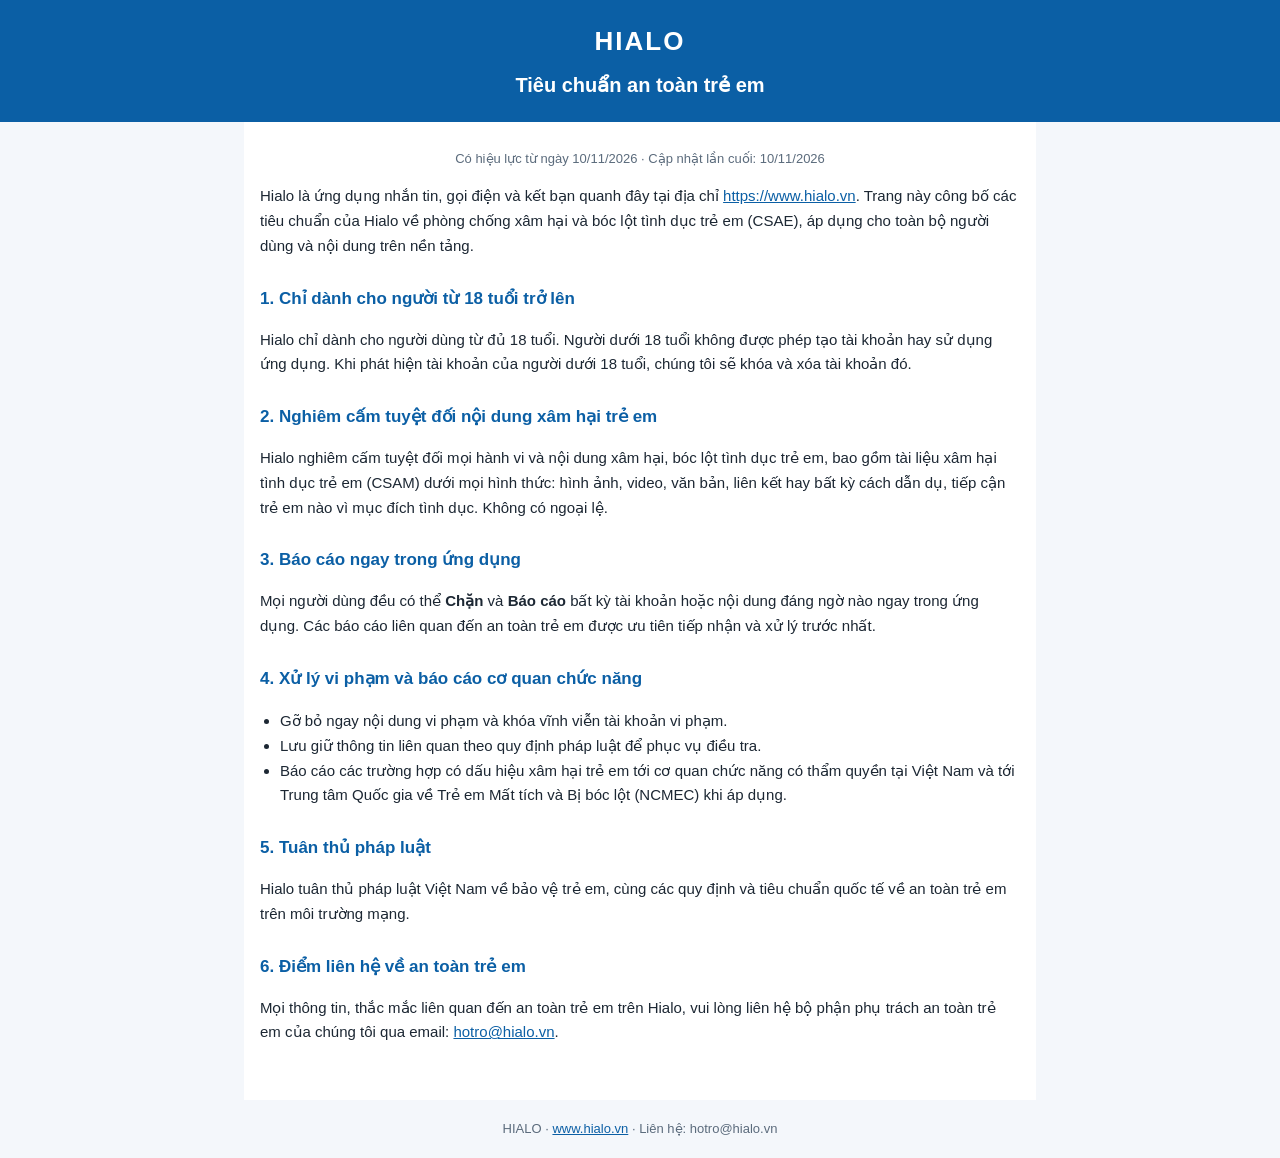
<file: tieu-chuan-an-toan-tre-em.html>
<!DOCTYPE html>
<html lang="vi">
<head>
<meta charset="utf-8">
<meta name="viewport" content="width=device-width, initial-scale=1">
<title>Tiêu chuẩn an toàn trẻ em — Hialo</title>
<style>
body{font-family:-apple-system,"Segoe UI",Roboto,Arial,sans-serif;margin:0;background:#f4f7fb;color:#1c2733;line-height:1.65}
header{background:#0b5fa5;color:#fff;padding:20px 16px;text-align:center}
header .logo{font-size:26px;font-weight:800;letter-spacing:2px}
header h1{font-size:20px;margin:6px 0 0;font-weight:600}
main{max-width:760px;margin:0 auto;padding:20px 16px 40px;background:#fff}
h2{font-size:17px;color:#0b5fa5;margin:26px 0 8px}
p,li{font-size:15px}
ul{padding-left:20px}
.meta{color:#5b6b7c;font-size:13px;text-align:center;margin-top:6px}
footer{text-align:center;color:#5b6b7c;font-size:13px;padding:18px 12px}
a{color:#0b5fa5}
</style>
</head>
<body>
<header>
<div class="logo">HIALO</div>
<h1>Tiêu chuẩn an toàn trẻ em</h1>
</header>
<main>
<p class="meta">Có hiệu lực từ ngày 10/11/2026 · Cập nhật lần cuối: 10/11/2026</p>

<p>Hialo là ứng dụng nhắn tin, gọi điện và kết bạn quanh đây tại địa chỉ <a href="https://www.hialo.vn">https://www.hialo.vn</a>. Trang này công bố các tiêu chuẩn của Hialo về phòng chống xâm hại và bóc lột tình dục trẻ em (CSAE), áp dụng cho toàn bộ người dùng và nội dung trên nền tảng.</p>

<h2>1. Chỉ dành cho người từ 18 tuổi trở lên</h2>
<p>Hialo chỉ dành cho người dùng từ đủ 18 tuổi. Người dưới 18 tuổi không được phép tạo tài khoản hay sử dụng ứng dụng. Khi phát hiện tài khoản của người dưới 18 tuổi, chúng tôi sẽ khóa và xóa tài khoản đó.</p>

<h2>2. Nghiêm cấm tuyệt đối nội dung xâm hại trẻ em</h2>
<p>Hialo nghiêm cấm tuyệt đối mọi hành vi và nội dung xâm hại, bóc lột tình dục trẻ em, bao gồm tài liệu xâm hại tình dục trẻ em (CSAM) dưới mọi hình thức: hình ảnh, video, văn bản, liên kết hay bất kỳ cách dẫn dụ, tiếp cận trẻ em nào vì mục đích tình dục. Không có ngoại lệ.</p>

<h2>3. Báo cáo ngay trong ứng dụng</h2>
<p>Mọi người dùng đều có thể <strong>Chặn</strong> và <strong>Báo cáo</strong> bất kỳ tài khoản hoặc nội dung đáng ngờ nào ngay trong ứng dụng. Các báo cáo liên quan đến an toàn trẻ em được ưu tiên tiếp nhận và xử lý trước nhất.</p>

<h2>4. Xử lý vi phạm và báo cáo cơ quan chức năng</h2>
<ul>
<li>Gỡ bỏ ngay nội dung vi phạm và khóa vĩnh viễn tài khoản vi phạm.</li>
<li>Lưu giữ thông tin liên quan theo quy định pháp luật để phục vụ điều tra.</li>
<li>Báo cáo các trường hợp có dấu hiệu xâm hại trẻ em tới cơ quan chức năng có thẩm quyền tại Việt Nam và tới Trung tâm Quốc gia về Trẻ em Mất tích và Bị bóc lột (NCMEC) khi áp dụng.</li>
</ul>

<h2>5. Tuân thủ pháp luật</h2>
<p>Hialo tuân thủ pháp luật Việt Nam về bảo vệ trẻ em, cùng các quy định và tiêu chuẩn quốc tế về an toàn trẻ em trên môi trường mạng.</p>

<h2>6. Điểm liên hệ về an toàn trẻ em</h2>
<p>Mọi thông tin, thắc mắc liên quan đến an toàn trẻ em trên Hialo, vui lòng liên hệ bộ phận phụ trách an toàn trẻ em của chúng tôi qua email: <a href="mailto:hotro@hialo.vn">hotro@hialo.vn</a>.</p>
</main>
<footer>HIALO · <a href="https://www.hialo.vn">www.hialo.vn</a> · Liên hệ: hotro@hialo.vn</footer>
</body>
</html>
</file>
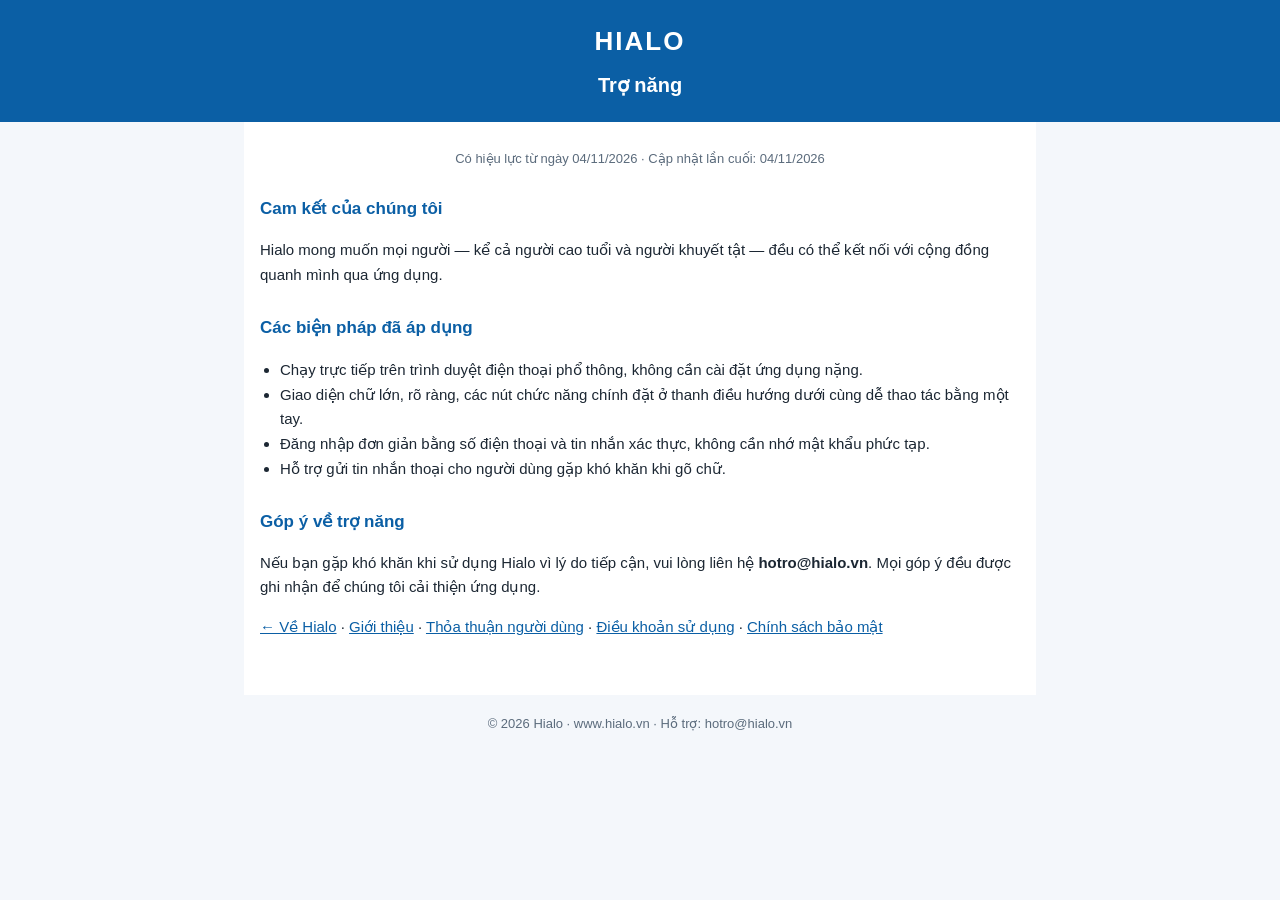
<file: tro-nang.html>
<!DOCTYPE html>
<html lang="vi">
<head>
<meta charset="utf-8">
<meta name="viewport" content="width=device-width, initial-scale=1">
<title>Trợ năng — Hialo</title>
<meta name="description" content="Cam kết trợ năng (khả năng tiếp cận) của Hialo.">
<style>
  body{font-family:-apple-system,"Segoe UI",Roboto,Arial,sans-serif;margin:0;background:#f4f7fb;color:#1c2733;line-height:1.65}
  header{background:#0b5fa5;color:#fff;padding:20px 16px;text-align:center}
  header .logo{font-size:26px;font-weight:800;letter-spacing:2px}
  header h1{font-size:20px;margin:6px 0 0;font-weight:600}
  main{max-width:760px;margin:0 auto;padding:20px 16px 40px;background:#fff}
  h2{font-size:17px;color:#0b5fa5;margin:26px 0 8px}
  p,li{font-size:15px}
  ul{padding-left:20px}
  .meta{color:#5b6b7c;font-size:13px;text-align:center;margin-top:6px}
  footer{text-align:center;color:#5b6b7c;font-size:13px;padding:18px 12px}
  a{color:#0b5fa5}
</style>
</head>
<body>
<header>
  <div class="logo">HIALO</div>
  <h1>Trợ năng</h1>
</header>
<main>
  <p class="meta">Có hiệu lực từ ngày 04/11/2026 · Cập nhật lần cuối: 04/11/2026</p>

  <h2>Cam kết của chúng tôi</h2>
  <p>Hialo mong muốn mọi người — kể cả người cao tuổi và người khuyết tật — đều có thể kết nối với cộng đồng quanh mình qua ứng dụng.</p>
  <h2>Các biện pháp đã áp dụng</h2>
  <ul>
    <li>Chạy trực tiếp trên trình duyệt điện thoại phổ thông, không cần cài đặt ứng dụng nặng.</li>
    <li>Giao diện chữ lớn, rõ ràng, các nút chức năng chính đặt ở thanh điều hướng dưới cùng dễ thao tác bằng một tay.</li>
    <li>Đăng nhập đơn giản bằng số điện thoại và tin nhắn xác thực, không cần nhớ mật khẩu phức tạp.</li>
    <li>Hỗ trợ gửi tin nhắn thoại cho người dùng gặp khó khăn khi gõ chữ.</li>
  </ul>
  <h2>Góp ý về trợ năng</h2>
  <p>Nếu bạn gặp khó khăn khi sử dụng Hialo vì lý do tiếp cận, vui lòng liên hệ <b>hotro@hialo.vn</b>. Mọi góp ý đều được ghi nhận để chúng tôi cải thiện ứng dụng.</p>
  <p><a href="https://www.hialo.vn/">← Về Hialo</a> · <a href="gioi-thieu.html">Giới thiệu</a> · <a href="thoa-thuan-nguoi-dung.html">Thỏa thuận người dùng</a> · <a href="dieu-khoan-su-dung.html">Điều khoản sử dụng</a> · <a href="chinh-sach-bao-mat.html">Chính sách bảo mật</a></p>
</main>
<footer>© 2026 Hialo · www.hialo.vn · Hỗ trợ: hotro@hialo.vn</footer>
</body>
</html>
</file>
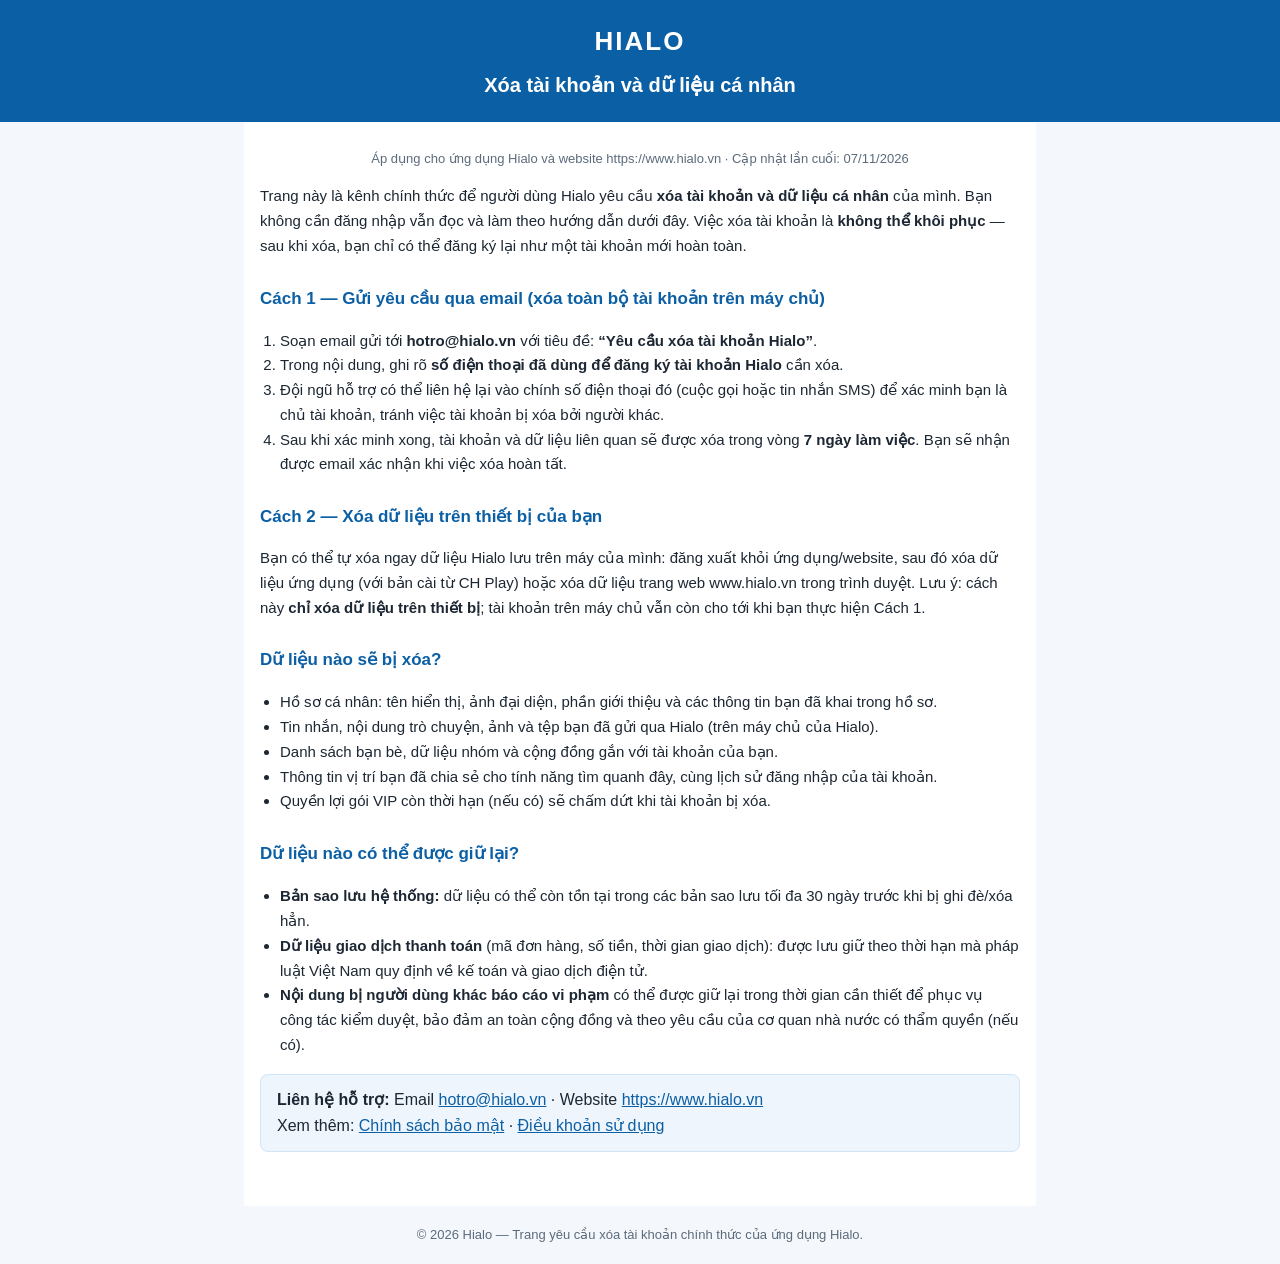
<file: xoa-tai-khoan.html>
<!DOCTYPE html>
<html lang="vi">
<head>
<meta charset="utf-8">
<meta name="viewport" content="width=device-width, initial-scale=1">
<title>Xóa tài khoản và dữ liệu — Hialo</title>
<style>
body{font-family:-apple-system,"Segoe UI",Roboto,Arial,sans-serif;margin:0;background:#f4f7fb;color:#1c2733;line-height:1.65}
header{background:#0b5fa5;color:#fff;padding:20px 16px;text-align:center}
header .logo{font-size:26px;font-weight:800;letter-spacing:2px}
header h1{font-size:20px;margin:6px 0 0;font-weight:600}
main{max-width:760px;margin:0 auto;padding:20px 16px 40px;background:#fff}
h2{font-size:17px;color:#0b5fa5;margin:26px 0 8px}
p,li{font-size:15px}
ul,ol{padding-left:20px}
.meta{color:#5b6b7c;font-size:13px;text-align:center;margin-top:6px}
footer{text-align:center;color:#5b6b7c;font-size:13px;padding:18px 12px}
a{color:#0b5fa5}
.box{background:#eef5fc;border:1px solid #cfe4f5;border-radius:8px;padding:12px 16px;margin:14px 0}
</style>
</head>
<body>
<header>
  <div class="logo">HIALO</div>
  <h1>Xóa tài khoản và dữ liệu cá nhân</h1>
</header>
<main>
  <p class="meta">Áp dụng cho ứng dụng Hialo và website https://www.hialo.vn · Cập nhật lần cuối: 07/11/2026</p>

  <p>Trang này là kênh chính thức để người dùng Hialo yêu cầu <b>xóa tài khoản và dữ liệu cá nhân</b> của mình. Bạn không cần đăng nhập vẫn đọc và làm theo hướng dẫn dưới đây. Việc xóa tài khoản là <b>không thể khôi phục</b> — sau khi xóa, bạn chỉ có thể đăng ký lại như một tài khoản mới hoàn toàn.</p>

  <h2>Cách 1 — Gửi yêu cầu qua email (xóa toàn bộ tài khoản trên máy chủ)</h2>
  <ol>
    <li>Soạn email gửi tới <b>hotro@hialo.vn</b> với tiêu đề: <b>“Yêu cầu xóa tài khoản Hialo”</b>.</li>
    <li>Trong nội dung, ghi rõ <b>số điện thoại đã dùng để đăng ký tài khoản Hialo</b> cần xóa.</li>
    <li>Đội ngũ hỗ trợ có thể liên hệ lại vào chính số điện thoại đó (cuộc gọi hoặc tin nhắn SMS) để xác minh bạn là chủ tài khoản, tránh việc tài khoản bị xóa bởi người khác.</li>
    <li>Sau khi xác minh xong, tài khoản và dữ liệu liên quan sẽ được xóa trong vòng <b>7 ngày làm việc</b>. Bạn sẽ nhận được email xác nhận khi việc xóa hoàn tất.</li>
  </ol>

  <h2>Cách 2 — Xóa dữ liệu trên thiết bị của bạn</h2>
  <p>Bạn có thể tự xóa ngay dữ liệu Hialo lưu trên máy của mình: đăng xuất khỏi ứng dụng/website, sau đó xóa dữ liệu ứng dụng (với bản cài từ CH Play) hoặc xóa dữ liệu trang web www.hialo.vn trong trình duyệt. Lưu ý: cách này <b>chỉ xóa dữ liệu trên thiết bị</b>; tài khoản trên máy chủ vẫn còn cho tới khi bạn thực hiện Cách 1.</p>

  <h2>Dữ liệu nào sẽ bị xóa?</h2>
  <ul>
    <li>Hồ sơ cá nhân: tên hiển thị, ảnh đại diện, phần giới thiệu và các thông tin bạn đã khai trong hồ sơ.</li>
    <li>Tin nhắn, nội dung trò chuyện, ảnh và tệp bạn đã gửi qua Hialo (trên máy chủ của Hialo).</li>
    <li>Danh sách bạn bè, dữ liệu nhóm và cộng đồng gắn với tài khoản của bạn.</li>
    <li>Thông tin vị trí bạn đã chia sẻ cho tính năng tìm quanh đây, cùng lịch sử đăng nhập của tài khoản.</li>
    <li>Quyền lợi gói VIP còn thời hạn (nếu có) sẽ chấm dứt khi tài khoản bị xóa.</li>
  </ul>

  <h2>Dữ liệu nào có thể được giữ lại?</h2>
  <ul>
    <li><b>Bản sao lưu hệ thống:</b> dữ liệu có thể còn tồn tại trong các bản sao lưu tối đa 30 ngày trước khi bị ghi đè/xóa hẳn.</li>
    <li><b>Dữ liệu giao dịch thanh toán</b> (mã đơn hàng, số tiền, thời gian giao dịch): được lưu giữ theo thời hạn mà pháp luật Việt Nam quy định về kế toán và giao dịch điện tử.</li>
    <li><b>Nội dung bị người dùng khác báo cáo vi phạm</b> có thể được giữ lại trong thời gian cần thiết để phục vụ công tác kiểm duyệt, bảo đảm an toàn cộng đồng và theo yêu cầu của cơ quan nhà nước có thẩm quyền (nếu có).</li>
  </ul>

  <div class="box">
    <b>Liên hệ hỗ trợ:</b> Email <a href="mailto:hotro@hialo.vn">hotro@hialo.vn</a> · Website <a href="https://www.hialo.vn">https://www.hialo.vn</a><br>
    Xem thêm: <a href="https://www.hialo.vn/chinh-sach-bao-mat.html">Chính sách bảo mật</a> · <a href="https://www.hialo.vn/dieu-khoan-su-dung.html">Điều khoản sử dụng</a>
  </div>
</main>
<footer>© 2026 Hialo — Trang yêu cầu xóa tài khoản chính thức của ứng dụng Hialo.</footer>
</body>
</html>
</file>
